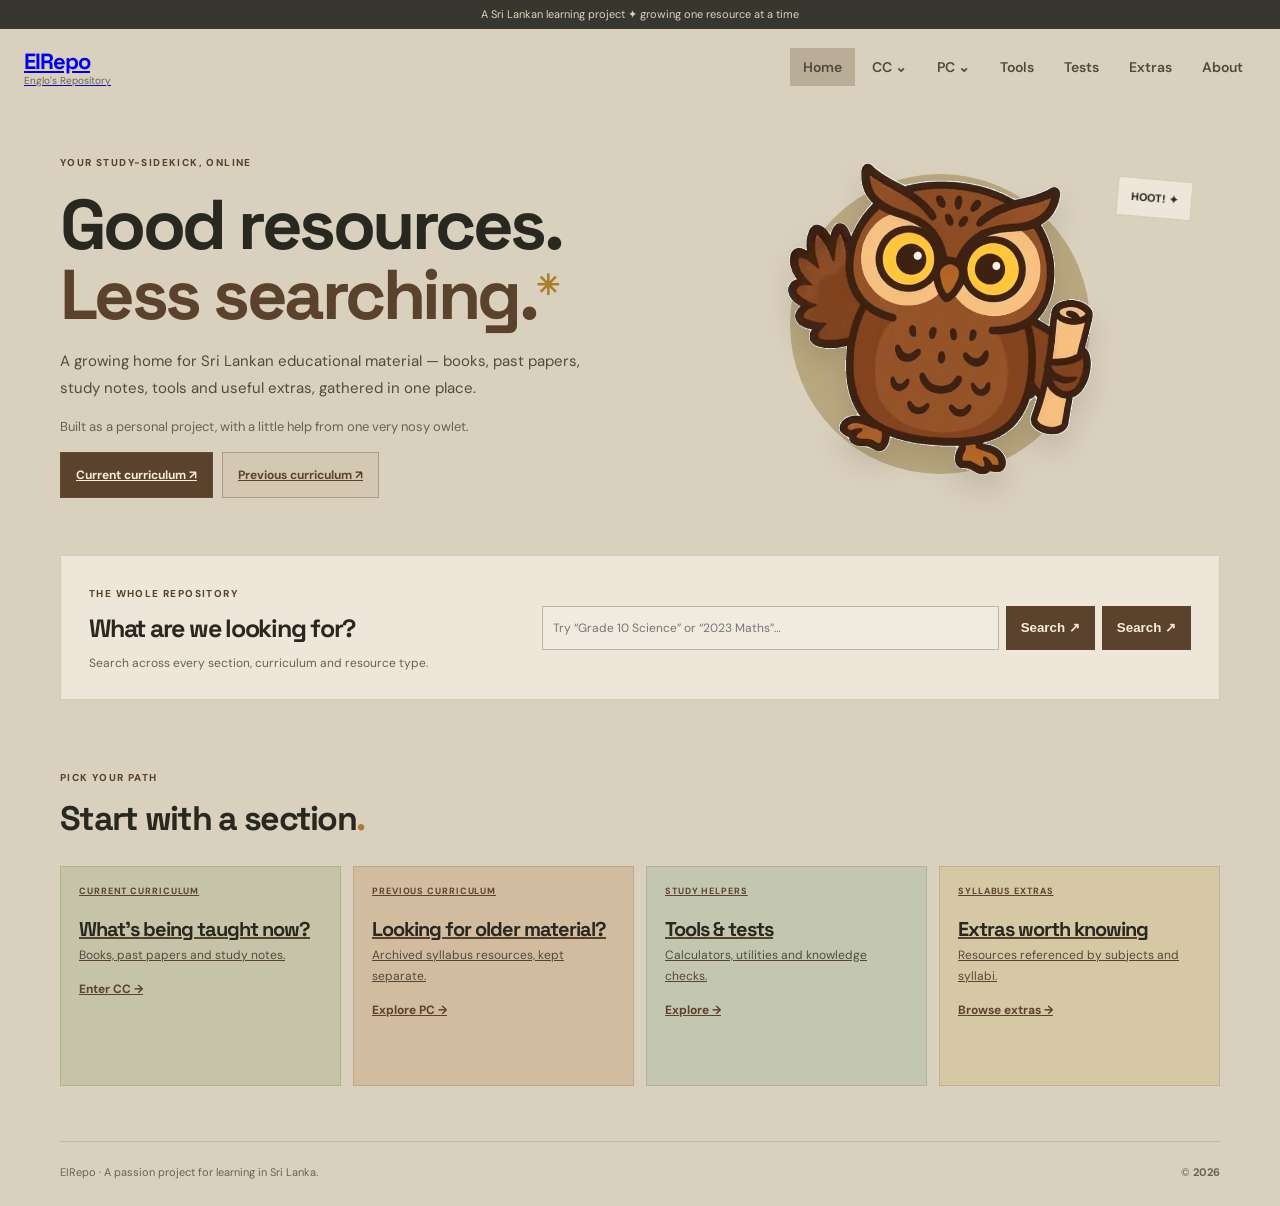
<file: index.html>
<!doctype html><html lang="en"><head><meta charset="utf-8"><meta name="viewport" content="width=device-width,initial-scale=1"><title>EIRepo — Englo's Repository</title><link rel="stylesheet" href="css/style.css"></head><body><div class="topline">A Sri Lankan learning project ✦ growing one resource at a time</div><header><a class="brand" href="index.html"><b>EIRepo</b><small>Englo's Repository</small></a><button class="hamb" aria-expanded="false">☰</button><nav><a class="active" href="index.html">Home</a><div class="navgroup"><button>CC ⌄</button><div class="drop"><a href="pages/cc/index.html">CC Home & Search</a><a href="pages/cc/books.html">Books</a><a href="pages/cc/past-papers.html">Past Papers</a><a href="pages/cc/notes.html">Notes / Self-study</a></div></div><div class="navgroup"><button>PC ⌄</button><div class="drop"><a href="pages/pc/index.html">PC Home & Search</a><a href="pages/pc/books.html">Books</a><a href="pages/pc/past-papers.html">Past Papers</a><a href="pages/pc/notes.html">Notes / Self-study</a></div></div><a href="pages/tools.html">Tools</a><a href="pages/tests.html">Tests</a><a href="pages/extras.html">Extras</a><a href="pages/about.html">About</a></nav></header><main><section class="hero shell"><div><label>YOUR STUDY-SIDEKICK, ONLINE</label><h1>Good resources.<br><em>Less searching.</em><sup>✳</sup></h1><p>A growing home for Sri Lankan educational material — books, past papers, study notes, tools and useful extras, gathered in one place.</p><p class="muted">Built as a personal project, with a little help from one very nosy owlet.</p><div class="actions"><a class="btn primary" href="pages/cc/index.html">Current curriculum ↗</a><a class="btn" href="pages/pc/index.html">Previous curriculum ↗</a></div></div><div class="owl"><div class="disc"></div><video autoplay muted playsinline loop poster="assets/englo-fallback.svg"><source src="assets/englo-wave.webm" type="video/webm"></video><img class="fallback" src="assets/englo-fallback.svg" alt="Englo the owlet"><span class="sticker">HOOT! ✦</span></div></section><section class="search shell"><div><label>THE WHOLE REPOSITORY</label><h2>What are we looking for?</h2><p>Search across every section, curriculum and resource type.</p></div><form action="pages/search.html"><input name="q" type="search" placeholder="Try “Grade 10 Science” or “2023 Maths”…"><button>Search ↗</button></form></section><section class="shell browse"><label>PICK YOUR PATH</label><h2>Start with a section<span>.</span></h2><div class="cards"><a href="pages/cc/index.html"><label>CURRENT CURRICULUM</label><h3>What's being taught now?</h3><p>Books, past papers and study notes.</p>Enter CC →</a><a href="pages/pc/index.html"><label>PREVIOUS CURRICULUM</label><h3>Looking for older material?</h3><p>Archived syllabus resources, kept separate.</p>Explore PC →</a><a href="pages/tools.html"><label>STUDY HELPERS</label><h3>Tools & tests</h3><p>Calculators, utilities and knowledge checks.</p>Explore →</a><a href="pages/extras.html"><label>SYLLABUS EXTRAS</label><h3>Extras worth knowing</h3><p>Resources referenced by subjects and syllabi.</p>Browse extras →</a></div></section></main><footer class="shell">EIRepo · A passion project for learning in Sri Lanka. <span>© <b data-year></b></span></footer><script src="js/app.js"></script></body></html>
</file>
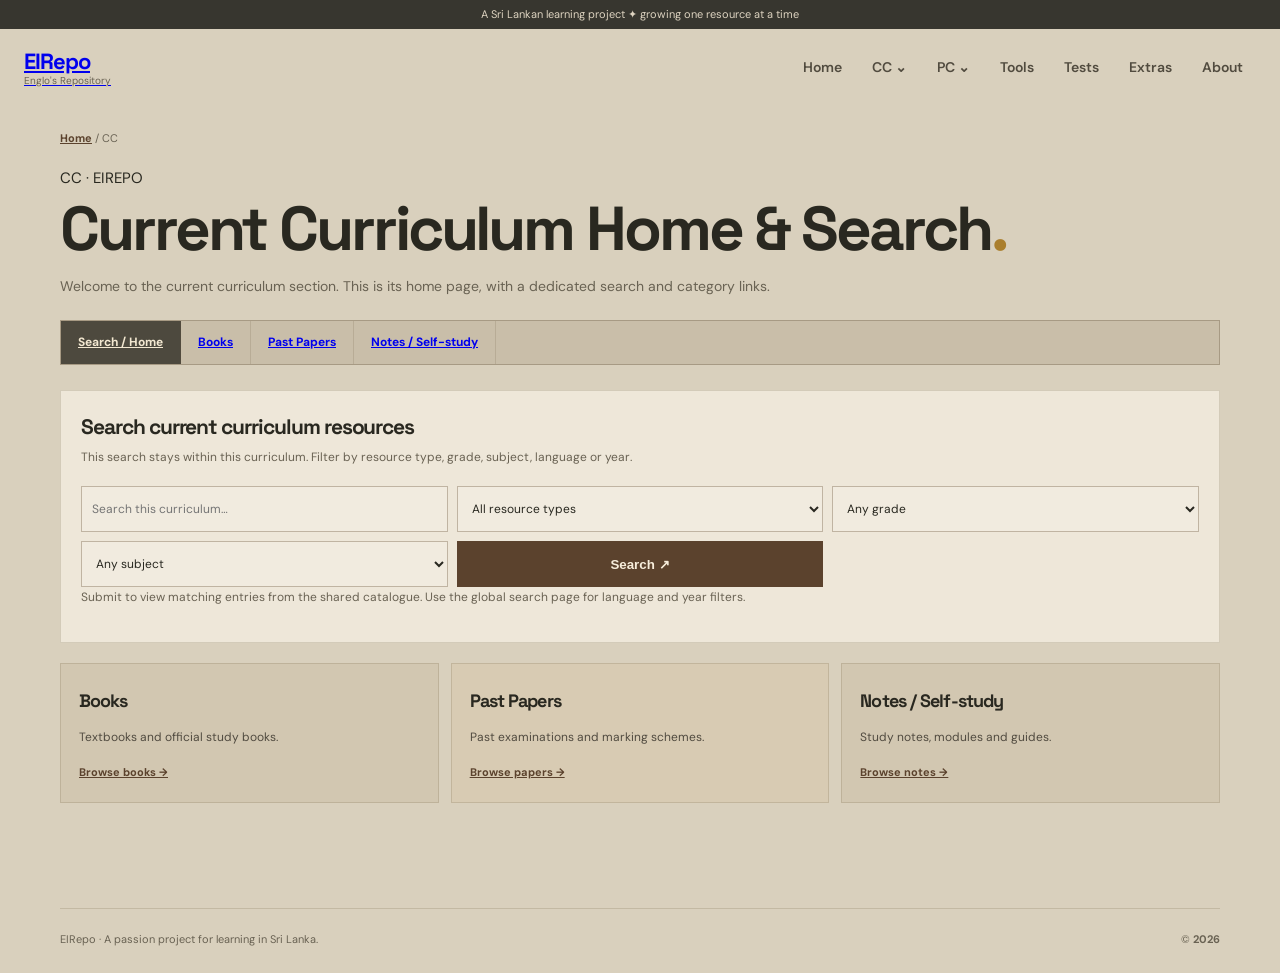
<file: pages/cc/index.html>
<!doctype html><html><head><meta charset="utf-8"><meta name="viewport" content="width=device-width,initial-scale=1"><title>Current Curriculum Home & Search — EIRepo</title><link rel="stylesheet" href="../../css/style.css"></head><body><div class="topline">A Sri Lankan learning project ✦ growing one resource at a time</div><header><a class="brand" href="/index.html"><b>EIRepo</b><small>Englo's Repository</small></a><button class="hamb" aria-expanded="false">☰</button><nav><a href="/index.html">Home</a><div class="navgroup"><button>CC ⌄</button><div class="drop"><a href="/pages/cc/index.html">CC Home & Search</a><a href="/pages/cc/books.html">Books</a><a href="/pages/cc/past-papers.html">Past Papers</a><a href="/pages/cc/notes.html">Notes</a></div></div><div class="navgroup"><button>PC ⌄</button><div class="drop"><a href="/pages/pc/index.html">PC Home & Search</a><a href="/pages/pc/books.html">Books</a><a href="/pages/pc/past-papers.html">Past Papers</a><a href="/pages/pc/notes.html">Notes</a></div></div><a href="/pages/tools.html">Tools</a><a href="/pages/tests.html">Tests</a><a href="/pages/extras.html">Extras</a><a href="/pages/about.html">About</a></nav></header><main class="shell page"><div class="crumb"><a href="/index.html">Home</a> / CC</div><label>CC · EIREPO</label><h1>Current Curriculum Home & Search<span style="color:var(--gold)">.</span></h1><p class="intro">Welcome to the current curriculum section. This is its home page, with a dedicated search and category links.</p><div class="subnav"><a class="active" href="index.html">Search / Home</a><a class="" href="books.html">Books</a><a class="" href="past-papers.html">Past Papers</a><a class="" href="notes.html">Notes / Self-study</a></div><section class="panel"><h2>Search current curriculum resources</h2><p>This search stays within this curriculum. Filter by resource type, grade, subject, language or year.</p><form class="filters" action="../search.html"><input type="hidden" name="curriculum" value="CC"><input name="q" placeholder="Search this curriculum…" type="search"><select name="type"><option value="">All resource types</option><option value="book">Books</option><option value="past-paper">Past papers</option><option value="notes">Notes / self-study</option></select><select name="grade"><option value="">Any grade</option><option>1</option><option>2</option><option>3</option><option>4</option><option>5</option><option>6</option><option>7</option><option>8</option><option>9</option><option>10</option><option>11</option><option>12</option><option>13</option></select><select name="subject"><option value="">Any subject</option><option>Mathematics</option><option>Science</option><option>English</option><option>History</option></select></form><p class="note">Submit to view matching entries from the shared catalogue. Use the global search page for language and year filters.</p></section><div class="tiles"><article class="tile"><h3>Books</h3><p>Textbooks and official study books.</p><a href="books.html">Browse books →</a></article><article class="tile"><h3>Past Papers</h3><p>Past examinations and marking schemes.</p><a href="past-papers.html">Browse papers →</a></article><article class="tile"><h3>Notes / Self-study</h3><p>Study notes, modules and guides.</p><a href="notes.html">Browse notes →</a></article></div></main><footer class="shell">EIRepo · A passion project for learning in Sri Lanka. <span>© <b data-year></b></span></footer><script src="../../js/app.js"></script></body></html>
</file>
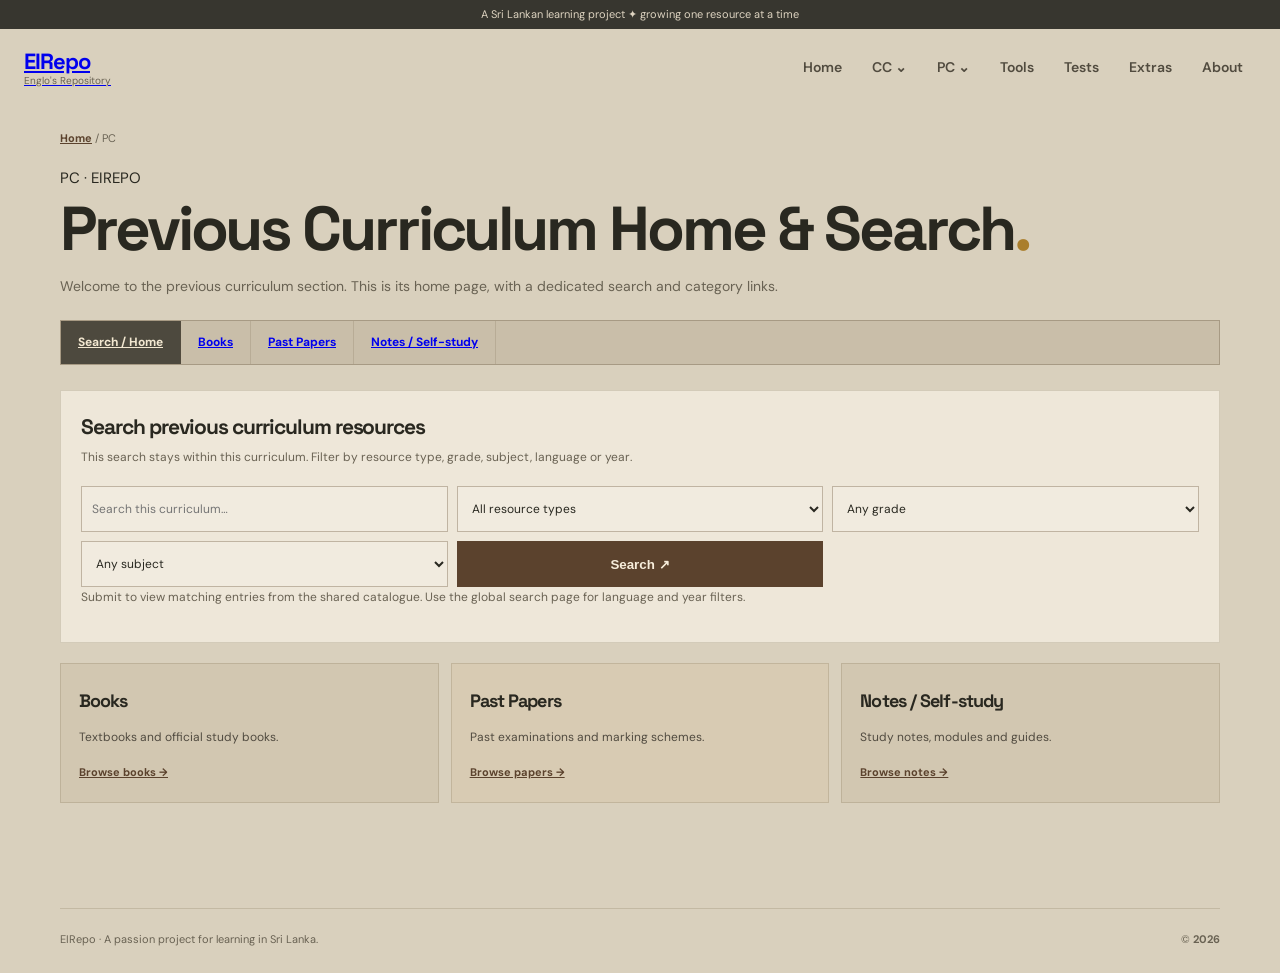
<file: pages/pc/index.html>
<!doctype html><html><head><meta charset="utf-8"><meta name="viewport" content="width=device-width,initial-scale=1"><title>Previous Curriculum Home & Search — EIRepo</title><link rel="stylesheet" href="../../css/style.css"></head><body><div class="topline">A Sri Lankan learning project ✦ growing one resource at a time</div><header><a class="brand" href="/index.html"><b>EIRepo</b><small>Englo's Repository</small></a><button class="hamb" aria-expanded="false">☰</button><nav><a href="/index.html">Home</a><div class="navgroup"><button>CC ⌄</button><div class="drop"><a href="/pages/cc/index.html">CC Home & Search</a><a href="/pages/cc/books.html">Books</a><a href="/pages/cc/past-papers.html">Past Papers</a><a href="/pages/cc/notes.html">Notes</a></div></div><div class="navgroup"><button>PC ⌄</button><div class="drop"><a href="/pages/pc/index.html">PC Home & Search</a><a href="/pages/pc/books.html">Books</a><a href="/pages/pc/past-papers.html">Past Papers</a><a href="/pages/pc/notes.html">Notes</a></div></div><a href="/pages/tools.html">Tools</a><a href="/pages/tests.html">Tests</a><a href="/pages/extras.html">Extras</a><a href="/pages/about.html">About</a></nav></header><main class="shell page"><div class="crumb"><a href="/index.html">Home</a> / PC</div><label>PC · EIREPO</label><h1>Previous Curriculum Home & Search<span style="color:var(--gold)">.</span></h1><p class="intro">Welcome to the previous curriculum section. This is its home page, with a dedicated search and category links.</p><div class="subnav"><a class="active" href="index.html">Search / Home</a><a class="" href="books.html">Books</a><a class="" href="past-papers.html">Past Papers</a><a class="" href="notes.html">Notes / Self-study</a></div><section class="panel"><h2>Search previous curriculum resources</h2><p>This search stays within this curriculum. Filter by resource type, grade, subject, language or year.</p><form class="filters" action="../search.html"><input type="hidden" name="curriculum" value="PC"><input name="q" placeholder="Search this curriculum…" type="search"><select name="type"><option value="">All resource types</option><option value="book">Books</option><option value="past-paper">Past papers</option><option value="notes">Notes / self-study</option></select><select name="grade"><option value="">Any grade</option><option>1</option><option>2</option><option>3</option><option>4</option><option>5</option><option>6</option><option>7</option><option>8</option><option>9</option><option>10</option><option>11</option><option>12</option><option>13</option></select><select name="subject"><option value="">Any subject</option><option>Mathematics</option><option>Science</option><option>English</option><option>History</option></select></form><p class="note">Submit to view matching entries from the shared catalogue. Use the global search page for language and year filters.</p></section><div class="tiles"><article class="tile"><h3>Books</h3><p>Textbooks and official study books.</p><a href="books.html">Browse books →</a></article><article class="tile"><h3>Past Papers</h3><p>Past examinations and marking schemes.</p><a href="past-papers.html">Browse papers →</a></article><article class="tile"><h3>Notes / Self-study</h3><p>Study notes, modules and guides.</p><a href="notes.html">Browse notes →</a></article></div></main><footer class="shell">EIRepo · A passion project for learning in Sri Lanka. <span>© <b data-year></b></span></footer><script src="../../js/app.js"></script></body></html>
</file>
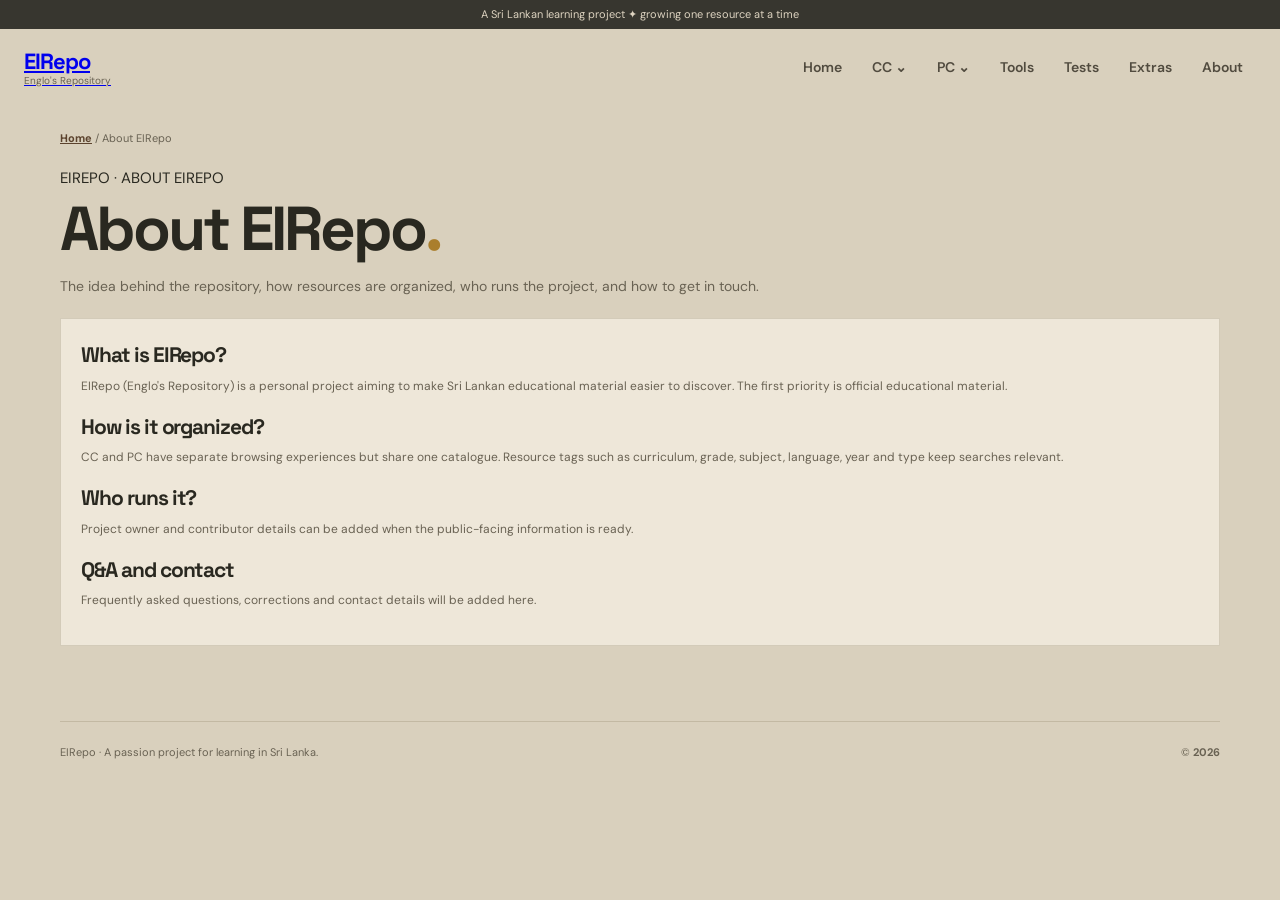
<file: pages/about.html>
<!doctype html><html><head><meta charset="utf-8"><meta name="viewport" content="width=device-width,initial-scale=1"><title>About EIRepo — EIRepo</title><link rel="stylesheet" href="../../css/style.css"></head><body><div class="topline">A Sri Lankan learning project ✦ growing one resource at a time</div><header><a class="brand" href="/index.html"><b>EIRepo</b><small>Englo's Repository</small></a><button class="hamb" aria-expanded="false">☰</button><nav><a href="/index.html">Home</a><div class="navgroup"><button>CC ⌄</button><div class="drop"><a href="/pages/cc/index.html">CC Home & Search</a><a href="/pages/cc/books.html">Books</a><a href="/pages/cc/past-papers.html">Past Papers</a><a href="/pages/cc/notes.html">Notes</a></div></div><div class="navgroup"><button>PC ⌄</button><div class="drop"><a href="/pages/pc/index.html">PC Home & Search</a><a href="/pages/pc/books.html">Books</a><a href="/pages/pc/past-papers.html">Past Papers</a><a href="/pages/pc/notes.html">Notes</a></div></div><a href="/pages/tools.html">Tools</a><a href="/pages/tests.html">Tests</a><a href="/pages/extras.html">Extras</a><a href="/pages/about.html">About</a></nav></header><main class="shell page"><div class="crumb"><a href="/index.html">Home</a> / About EIRepo</div><label>EIREPO · ABOUT EIREPO</label><h1>About EIRepo<span style="color:var(--gold)">.</span></h1><p class="intro">The idea behind the repository, how resources are organized, who runs the project, and how to get in touch.</p><section class="panel"><h2>What is EIRepo?</h2><p>EIRepo (Englo's Repository) is a personal project aiming to make Sri Lankan educational material easier to discover. The first priority is official educational material.</p><h2>How is it organized?</h2><p>CC and PC have separate browsing experiences but share one catalogue. Resource tags such as curriculum, grade, subject, language, year and type keep searches relevant.</p><h2>Who runs it?</h2><p>Project owner and contributor details can be added when the public-facing information is ready.</p><h2>Q&A and contact</h2><p>Frequently asked questions, corrections and contact details will be added here.</p></section></main><footer class="shell">EIRepo · A passion project for learning in Sri Lanka. <span>© <b data-year></b></span></footer><script src="../../js/app.js"></script></body></html>
</file>
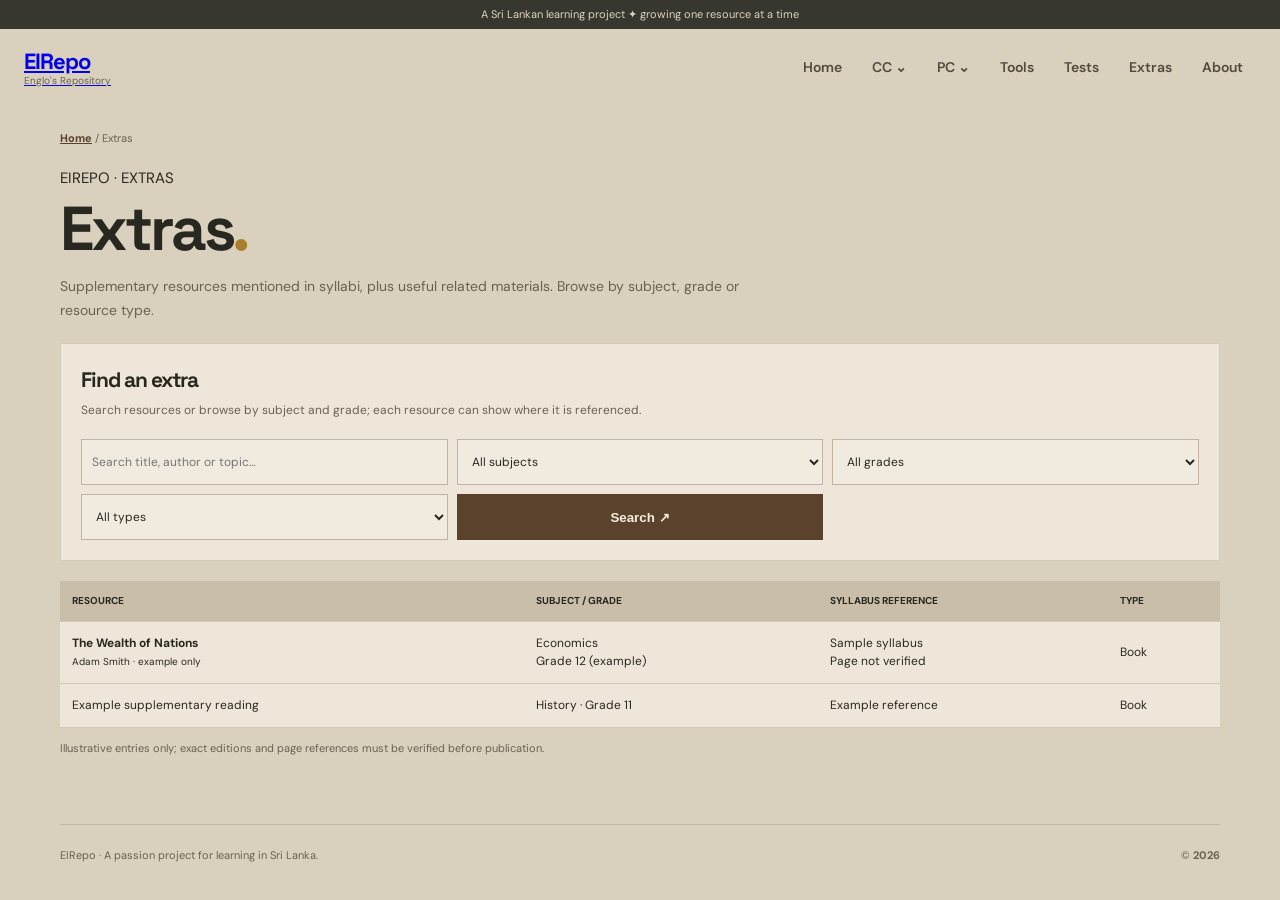
<file: pages/extras.html>
<!doctype html><html><head><meta charset="utf-8"><meta name="viewport" content="width=device-width,initial-scale=1"><title>Extras — EIRepo</title><link rel="stylesheet" href="../../css/style.css"></head><body><div class="topline">A Sri Lankan learning project ✦ growing one resource at a time</div><header><a class="brand" href="/index.html"><b>EIRepo</b><small>Englo's Repository</small></a><button class="hamb" aria-expanded="false">☰</button><nav><a href="/index.html">Home</a><div class="navgroup"><button>CC ⌄</button><div class="drop"><a href="/pages/cc/index.html">CC Home & Search</a><a href="/pages/cc/books.html">Books</a><a href="/pages/cc/past-papers.html">Past Papers</a><a href="/pages/cc/notes.html">Notes</a></div></div><div class="navgroup"><button>PC ⌄</button><div class="drop"><a href="/pages/pc/index.html">PC Home & Search</a><a href="/pages/pc/books.html">Books</a><a href="/pages/pc/past-papers.html">Past Papers</a><a href="/pages/pc/notes.html">Notes</a></div></div><a href="/pages/tools.html">Tools</a><a href="/pages/tests.html">Tests</a><a href="/pages/extras.html">Extras</a><a href="/pages/about.html">About</a></nav></header><main class="shell page"><div class="crumb"><a href="/index.html">Home</a> / Extras</div><label>EIREPO · EXTRAS</label><h1>Extras<span style="color:var(--gold)">.</span></h1><p class="intro">Supplementary resources mentioned in syllabi, plus useful related materials. Browse by subject, grade or resource type.</p><section class="panel"><h2>Find an extra</h2><p>Search resources or browse by subject and grade; each resource can show where it is referenced.</p><form class="filters"><input placeholder="Search title, author or topic…" type="search"><select><option>All subjects</option><option>Economics</option><option>History</option><option>English</option></select><select><option>All grades</option><option>10</option><option>11</option><option>12</option><option>13</option></select><select><option>All types</option><option>Book</option><option>Article</option><option>Website</option></select></form></section><div class="tablewrap"><table class="table"><thead><tr><th>Resource</th><th>Subject / grade</th><th>Syllabus reference</th><th>Type</th></tr></thead><tbody><tr><td><b>The Wealth of Nations</b><br><small>Adam Smith · example only</small></td><td>Economics<br>Grade 12 (example)</td><td>Sample syllabus<br>Page not verified</td><td>Book</td></tr><tr><td>Example supplementary reading</td><td>History · Grade 11</td><td>Example reference</td><td>Book</td></tr></tbody></table></div><p class="note">Illustrative entries only; exact editions and page references must be verified before publication.</p></main><footer class="shell">EIRepo · A passion project for learning in Sri Lanka. <span>© <b data-year></b></span></footer><script src="../../js/app.js"></script></body></html>
</file>
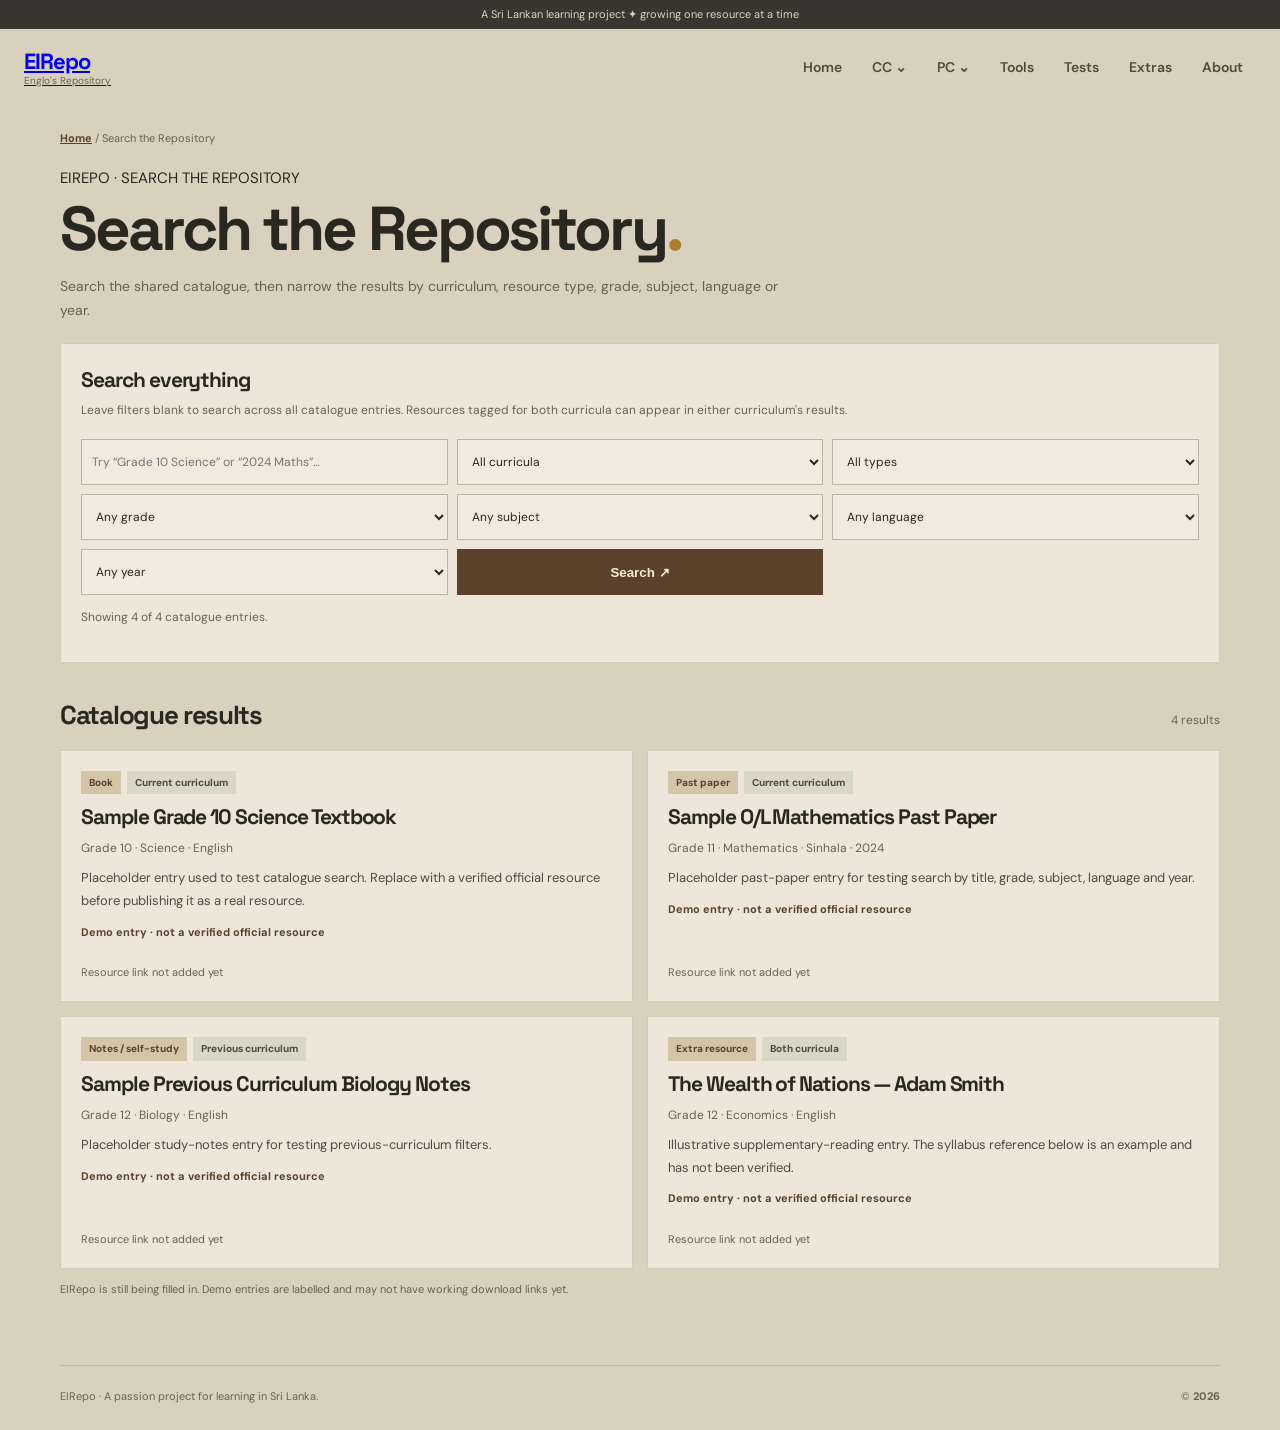
<file: pages/search.html>
<!doctype html>
<html lang="en">
<head>
  <meta charset="utf-8">
  <meta name="viewport" content="width=device-width,initial-scale=1">
  <title>Search the Repository — EIRepo</title>
  <link rel="stylesheet" href="../../css/style.css">
</head>
<body>
  <div class="topline">A Sri Lankan learning project ✦ growing one resource at a time</div>
  <header>
    <a class="brand" href="/index.html"><b>EIRepo</b><small>Englo's Repository</small></a>
    <button class="hamb" aria-expanded="false" aria-label="Toggle navigation">☰</button>
    <nav>
      <a href="/index.html">Home</a>
      <div class="navgroup"><button type="button">CC ⌄</button><div class="drop"><a href="/pages/cc/index.html">CC Home & Search</a><a href="/pages/cc/books.html">Books</a><a href="/pages/cc/past-papers.html">Past Papers</a><a href="/pages/cc/notes.html">Notes</a></div></div>
      <div class="navgroup"><button type="button">PC ⌄</button><div class="drop"><a href="/pages/pc/index.html">PC Home & Search</a><a href="/pages/pc/books.html">Books</a><a href="/pages/pc/past-papers.html">Past Papers</a><a href="/pages/pc/notes.html">Notes</a></div></div>
      <a href="/pages/tools.html">Tools</a><a href="/pages/tests.html">Tests</a><a href="/pages/extras.html">Extras</a><a href="/pages/about.html">About</a>
    </nav>
  </header>
  <main class="shell page">
    <div class="crumb"><a href="/index.html">Home</a> / Search the Repository</div>
    <label>EIREPO · SEARCH THE REPOSITORY</label>
    <h1>Search the Repository<span style="color:var(--gold)">.</span></h1>
    <p class="intro">Search the shared catalogue, then narrow the results by curriculum, resource type, grade, subject, language or year.</p>
    <section class="panel">
      <h2>Search everything</h2>
      <p>Leave filters blank to search across all catalogue entries. Resources tagged for both curricula can appear in either curriculum's results.</p>
      <form class="filters" action="search.html" method="get" id="catalogue-search-form">
        <input name="q" id="q" type="search" placeholder="Try “Grade 10 Science” or “2024 Maths”…" aria-label="Search titles and resource details">
        <select name="curriculum" aria-label="Curriculum"><option value="">All curricula</option><option value="CC">Current curriculum (CC)</option><option value="PC">Previous curriculum (PC)</option></select>
        <select name="type" aria-label="Resource type"><option value="">All types</option><option value="book">Books</option><option value="past-paper">Past papers</option><option value="notes">Notes / self-study</option><option value="extra">Extras</option><option value="tool">Tools</option><option value="test">Tests</option></select>
        <select name="grade" aria-label="Grade"><option value="">Any grade</option></select>
        <select name="subject" aria-label="Subject"><option value="">Any subject</option></select>
        <select name="language" aria-label="Language"><option value="">Any language</option><option value="Sinhala">Sinhala</option><option value="Tamil">Tamil</option><option value="English">English</option></select>
        <select name="year" aria-label="Year"><option value="">Any year</option></select>
        <button type="submit">Search ↗</button>
      </form>
      <p class="note" id="search-status" role="status" aria-live="polite">Loading the catalogue…</p>
    </section>
    <section class="catalogue-section" aria-labelledby="results-heading">
      <div class="results-heading"><h2 id="results-heading">Catalogue results</h2><span id="results-count" class="muted"></span></div>
      <div id="catalogue-results" class="resource-grid" aria-live="polite"></div>
    </section>
    <p class="note">EIRepo is still being filled in. Demo entries are labelled and may not have working download links yet.</p>
  </main>
  <footer class="shell">EIRepo · A passion project for learning in Sri Lanka. <span>© <b data-year></b></span></footer>
  <script src="../../js/app.js"></script>
  <script src="../../js/search.js"></script>
</body>
</html>
</file>
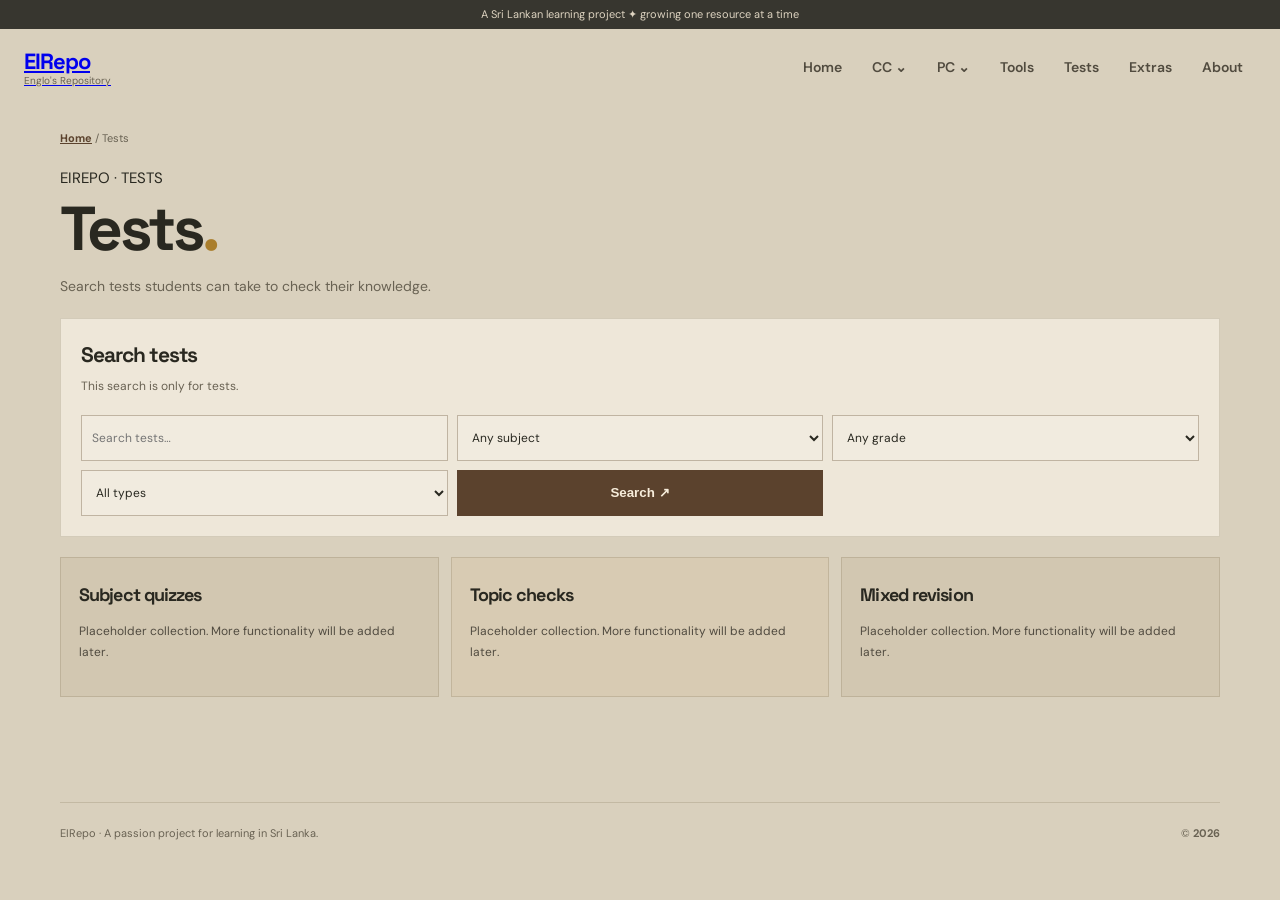
<file: pages/tests.html>
<!doctype html><html><head><meta charset="utf-8"><meta name="viewport" content="width=device-width,initial-scale=1"><title>Tests — EIRepo</title><link rel="stylesheet" href="../../css/style.css"></head><body><div class="topline">A Sri Lankan learning project ✦ growing one resource at a time</div><header><a class="brand" href="/index.html"><b>EIRepo</b><small>Englo's Repository</small></a><button class="hamb" aria-expanded="false">☰</button><nav><a href="/index.html">Home</a><div class="navgroup"><button>CC ⌄</button><div class="drop"><a href="/pages/cc/index.html">CC Home & Search</a><a href="/pages/cc/books.html">Books</a><a href="/pages/cc/past-papers.html">Past Papers</a><a href="/pages/cc/notes.html">Notes</a></div></div><div class="navgroup"><button>PC ⌄</button><div class="drop"><a href="/pages/pc/index.html">PC Home & Search</a><a href="/pages/pc/books.html">Books</a><a href="/pages/pc/past-papers.html">Past Papers</a><a href="/pages/pc/notes.html">Notes</a></div></div><a href="/pages/tools.html">Tools</a><a href="/pages/tests.html">Tests</a><a href="/pages/extras.html">Extras</a><a href="/pages/about.html">About</a></nav></header><main class="shell page"><div class="crumb"><a href="/index.html">Home</a> / Tests</div><label>EIREPO · TESTS</label><h1>Tests<span style="color:var(--gold)">.</span></h1><p class="intro">Search tests students can take to check their knowledge.</p><section class="panel"><h2>Search tests</h2><p>This search is only for tests.</p><form class="filters"><input name="q" placeholder="Search tests…" type="search"><select><option>Any subject</option><option>Mathematics</option><option>Science</option></select><select><option>Any grade</option><option>1</option><option>2</option><option>3</option><option>4</option><option>5</option><option>6</option><option>7</option><option>8</option><option>9</option><option>10</option><option>11</option><option>12</option><option>13</option></select><select><option>All types</option><option>Subject quizzes</option><option>Topic checks</option><option>Mixed revision</option></select></form></section><div class="tiles"><article class="tile"><h3>Subject quizzes</h3><p>Placeholder collection. More functionality will be added later.</p></article><article class="tile"><h3>Topic checks</h3><p>Placeholder collection. More functionality will be added later.</p></article><article class="tile"><h3>Mixed revision</h3><p>Placeholder collection. More functionality will be added later.</p></article></div></main><footer class="shell">EIRepo · A passion project for learning in Sri Lanka. <span>© <b data-year></b></span></footer><script src="../../js/app.js"></script></body></html>
</file>
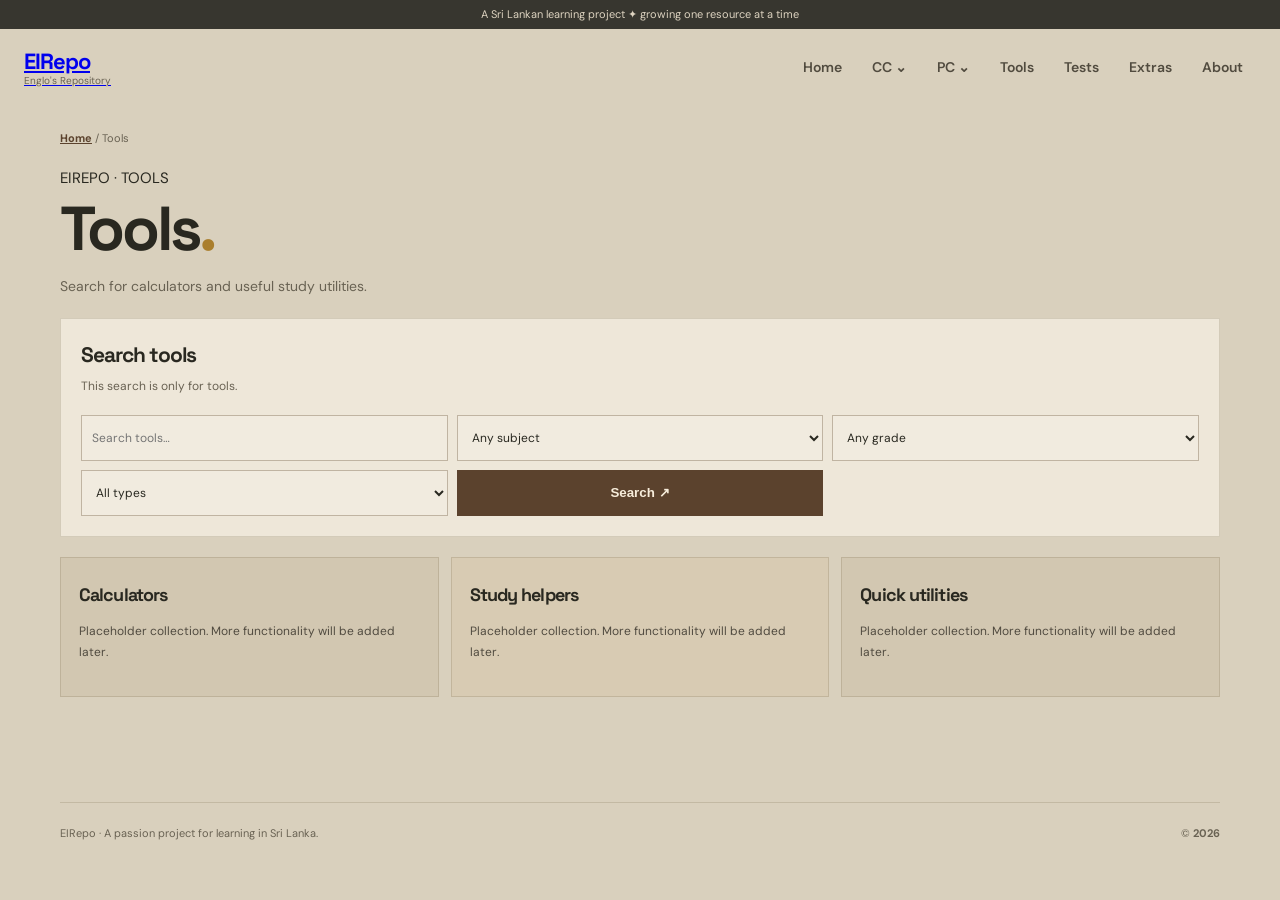
<file: pages/tools.html>
<!doctype html><html><head><meta charset="utf-8"><meta name="viewport" content="width=device-width,initial-scale=1"><title>Tools — EIRepo</title><link rel="stylesheet" href="../../css/style.css"></head><body><div class="topline">A Sri Lankan learning project ✦ growing one resource at a time</div><header><a class="brand" href="/index.html"><b>EIRepo</b><small>Englo's Repository</small></a><button class="hamb" aria-expanded="false">☰</button><nav><a href="/index.html">Home</a><div class="navgroup"><button>CC ⌄</button><div class="drop"><a href="/pages/cc/index.html">CC Home & Search</a><a href="/pages/cc/books.html">Books</a><a href="/pages/cc/past-papers.html">Past Papers</a><a href="/pages/cc/notes.html">Notes</a></div></div><div class="navgroup"><button>PC ⌄</button><div class="drop"><a href="/pages/pc/index.html">PC Home & Search</a><a href="/pages/pc/books.html">Books</a><a href="/pages/pc/past-papers.html">Past Papers</a><a href="/pages/pc/notes.html">Notes</a></div></div><a href="/pages/tools.html">Tools</a><a href="/pages/tests.html">Tests</a><a href="/pages/extras.html">Extras</a><a href="/pages/about.html">About</a></nav></header><main class="shell page"><div class="crumb"><a href="/index.html">Home</a> / Tools</div><label>EIREPO · TOOLS</label><h1>Tools<span style="color:var(--gold)">.</span></h1><p class="intro">Search for calculators and useful study utilities.</p><section class="panel"><h2>Search tools</h2><p>This search is only for tools.</p><form class="filters"><input name="q" placeholder="Search tools…" type="search"><select><option>Any subject</option><option>Mathematics</option><option>Science</option></select><select><option>Any grade</option><option>1</option><option>2</option><option>3</option><option>4</option><option>5</option><option>6</option><option>7</option><option>8</option><option>9</option><option>10</option><option>11</option><option>12</option><option>13</option></select><select><option>All types</option><option>Calculators</option><option>Study helpers</option><option>Quick utilities</option></select></form></section><div class="tiles"><article class="tile"><h3>Calculators</h3><p>Placeholder collection. More functionality will be added later.</p></article><article class="tile"><h3>Study helpers</h3><p>Placeholder collection. More functionality will be added later.</p></article><article class="tile"><h3>Quick utilities</h3><p>Placeholder collection. More functionality will be added later.</p></article></div></main><footer class="shell">EIRepo · A passion project for learning in Sri Lanka. <span>© <b data-year></b></span></footer><script src="../../js/app.js"></script></body></html>
</file>
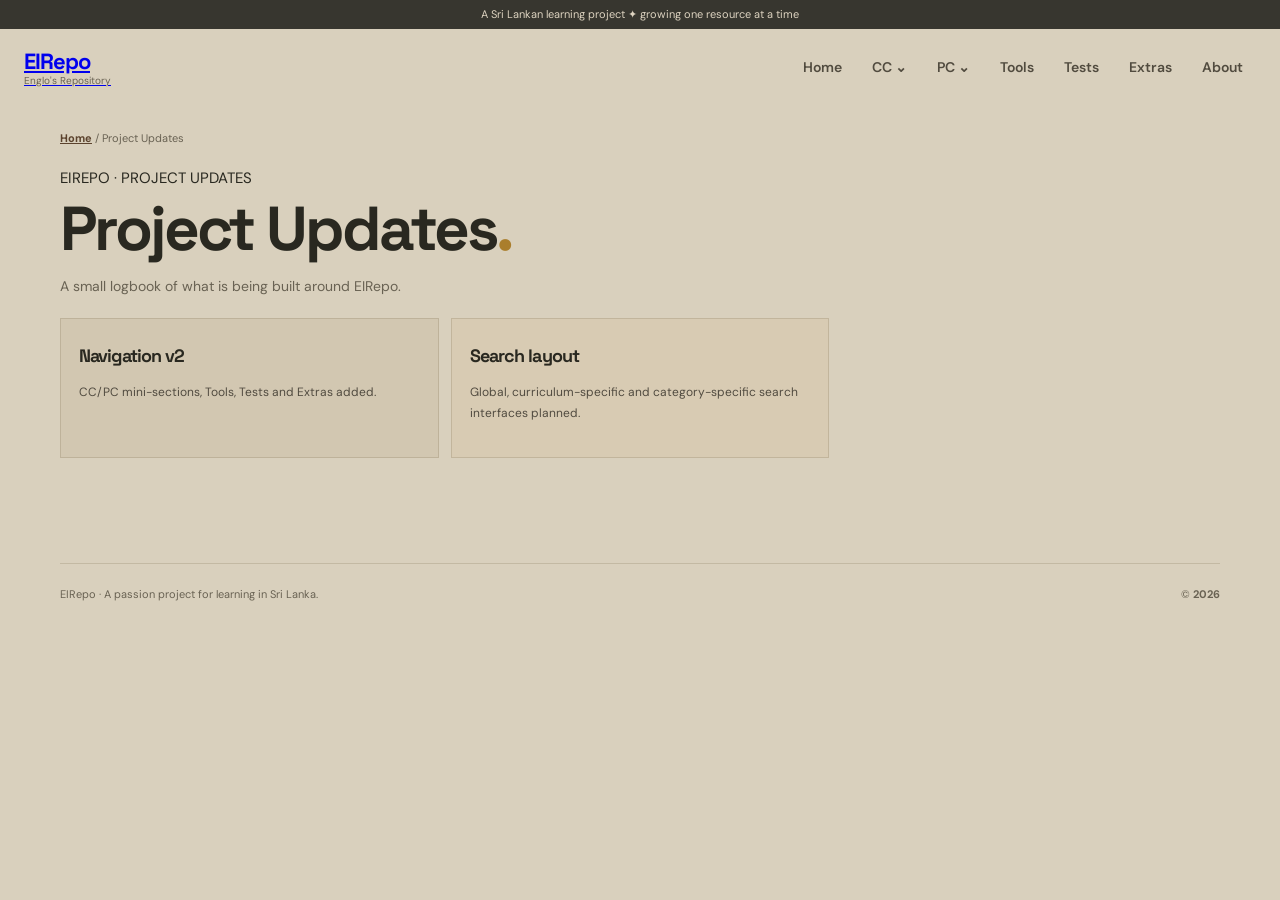
<file: pages/updates.html>
<!doctype html><html><head><meta charset="utf-8"><meta name="viewport" content="width=device-width,initial-scale=1"><title>Project Updates — EIRepo</title><link rel="stylesheet" href="../../css/style.css"></head><body><div class="topline">A Sri Lankan learning project ✦ growing one resource at a time</div><header><a class="brand" href="/index.html"><b>EIRepo</b><small>Englo's Repository</small></a><button class="hamb" aria-expanded="false">☰</button><nav><a href="/index.html">Home</a><div class="navgroup"><button>CC ⌄</button><div class="drop"><a href="/pages/cc/index.html">CC Home & Search</a><a href="/pages/cc/books.html">Books</a><a href="/pages/cc/past-papers.html">Past Papers</a><a href="/pages/cc/notes.html">Notes</a></div></div><div class="navgroup"><button>PC ⌄</button><div class="drop"><a href="/pages/pc/index.html">PC Home & Search</a><a href="/pages/pc/books.html">Books</a><a href="/pages/pc/past-papers.html">Past Papers</a><a href="/pages/pc/notes.html">Notes</a></div></div><a href="/pages/tools.html">Tools</a><a href="/pages/tests.html">Tests</a><a href="/pages/extras.html">Extras</a><a href="/pages/about.html">About</a></nav></header><main class="shell page"><div class="crumb"><a href="/index.html">Home</a> / Project Updates</div><label>EIREPO · PROJECT UPDATES</label><h1>Project Updates<span style="color:var(--gold)">.</span></h1><p class="intro">A small logbook of what is being built around EIRepo.</p><div class="tiles"><article class="tile"><h3>Navigation v2</h3><p>CC/PC mini-sections, Tools, Tests and Extras added.</p></article><article class="tile"><h3>Search layout</h3><p>Global, curriculum-specific and category-specific search interfaces planned.</p></article></div></main><footer class="shell">EIRepo · A passion project for learning in Sri Lanka. <span>© <b data-year></b></span></footer><script src="../../js/app.js"></script></body></html>
</file>
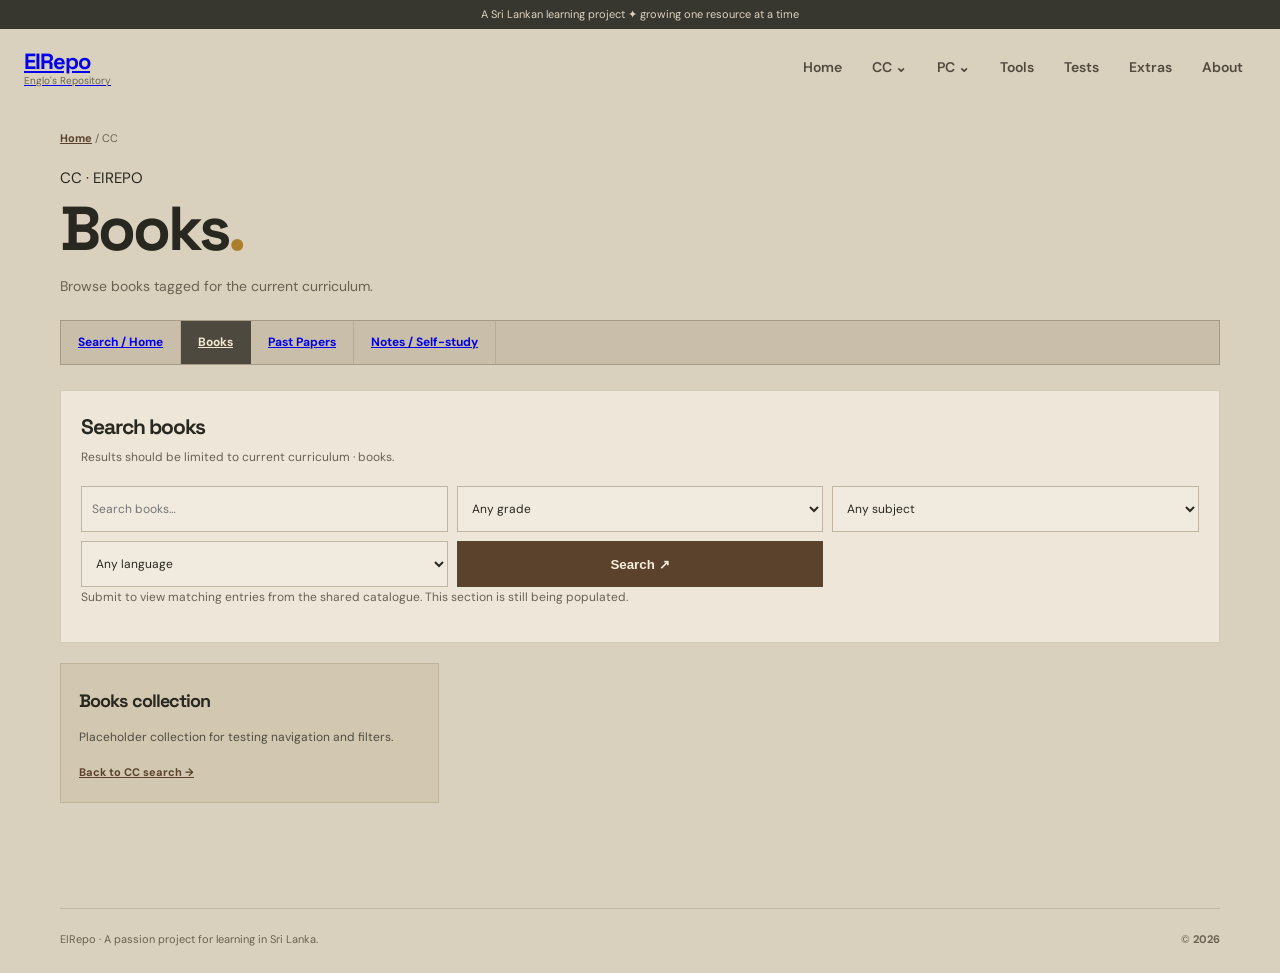
<file: pages/cc/books.html>
<!doctype html><html><head><meta charset="utf-8"><meta name="viewport" content="width=device-width,initial-scale=1"><title>Books — EIRepo</title><link rel="stylesheet" href="../../css/style.css"></head><body><div class="topline">A Sri Lankan learning project ✦ growing one resource at a time</div><header><a class="brand" href="/index.html"><b>EIRepo</b><small>Englo's Repository</small></a><button class="hamb" aria-expanded="false">☰</button><nav><a href="/index.html">Home</a><div class="navgroup"><button>CC ⌄</button><div class="drop"><a href="/pages/cc/index.html">CC Home & Search</a><a href="/pages/cc/books.html">Books</a><a href="/pages/cc/past-papers.html">Past Papers</a><a href="/pages/cc/notes.html">Notes</a></div></div><div class="navgroup"><button>PC ⌄</button><div class="drop"><a href="/pages/pc/index.html">PC Home & Search</a><a href="/pages/pc/books.html">Books</a><a href="/pages/pc/past-papers.html">Past Papers</a><a href="/pages/pc/notes.html">Notes</a></div></div><a href="/pages/tools.html">Tools</a><a href="/pages/tests.html">Tests</a><a href="/pages/extras.html">Extras</a><a href="/pages/about.html">About</a></nav></header><main class="shell page"><div class="crumb"><a href="/index.html">Home</a> / CC</div><label>CC · EIREPO</label><h1>Books<span style="color:var(--gold)">.</span></h1><p class="intro">Browse books tagged for the current curriculum.</p><div class="subnav"><a class="" href="index.html">Search / Home</a><a class="active" href="books.html">Books</a><a class="" href="past-papers.html">Past Papers</a><a class="" href="notes.html">Notes / Self-study</a></div><section class="panel"><h2>Search books</h2><p>Results should be limited to current curriculum · books.</p><form class="filters" action="../search.html"><input type="hidden" name="curriculum" value="CC"><input type="hidden" name="type" value="book"><input name="q" type="search" placeholder="Search books…"><select name="grade"><option value="">Any grade</option><option>1</option><option>2</option><option>3</option><option>4</option><option>5</option><option>6</option><option>7</option><option>8</option><option>9</option><option>10</option><option>11</option><option>12</option><option>13</option></select><select name="subject"><option value="">Any subject</option><option>Mathematics</option><option>Science</option><option>English</option></select><select name="language"><option value="">Any language</option><option>Sinhala</option><option>Tamil</option><option>English</option></select></form><p class="note">Submit to view matching entries from the shared catalogue. This section is still being populated.</p></section><div class="tiles"><article class="tile"><h3>Books collection</h3><p>Placeholder collection for testing navigation and filters.</p><a href="index.html">Back to CC search →</a></article></div></main><footer class="shell">EIRepo · A passion project for learning in Sri Lanka. <span>© <b data-year></b></span></footer><script src="../../js/app.js"></script></body></html>
</file>
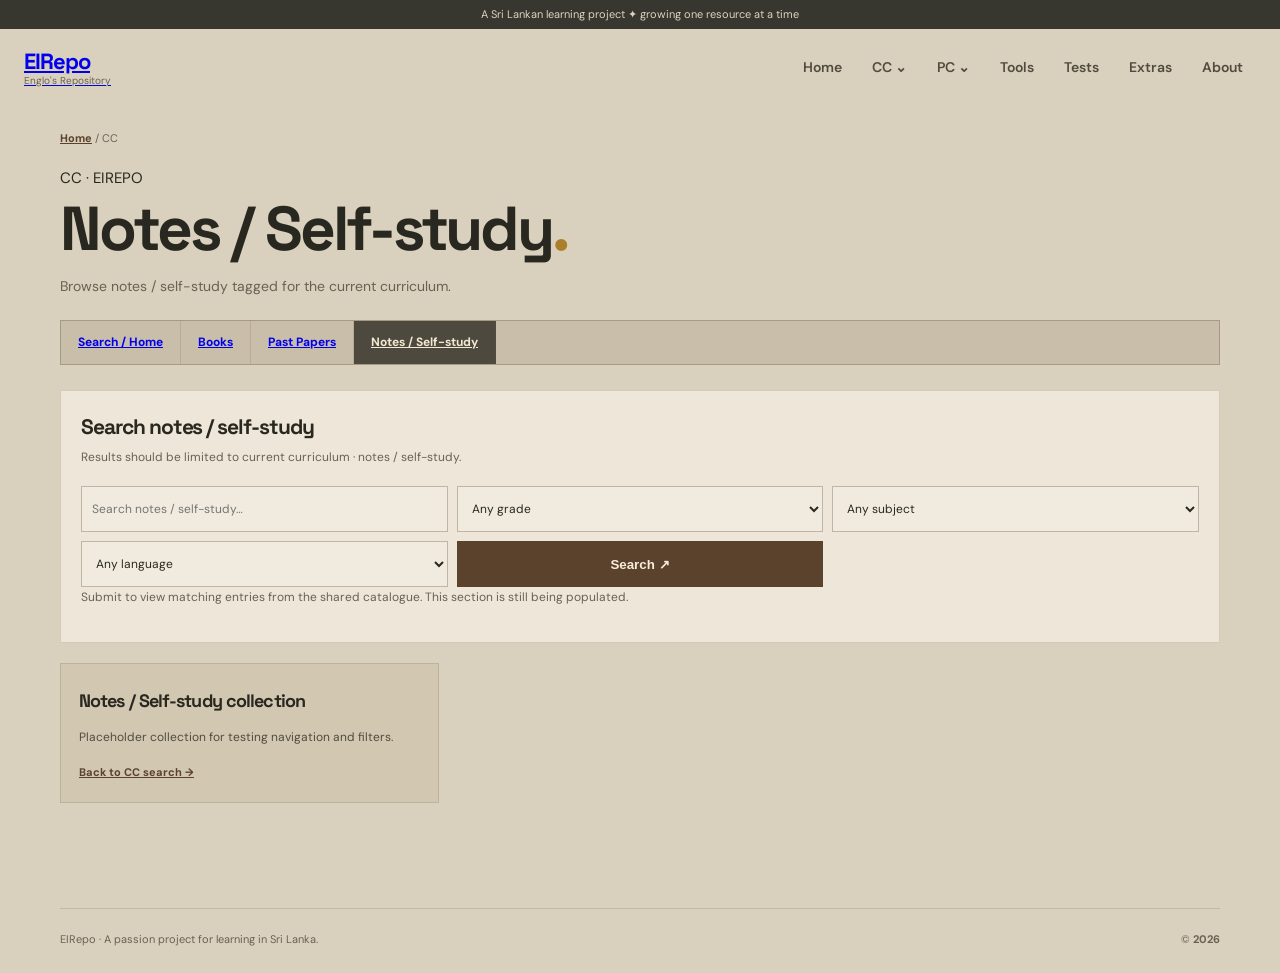
<file: pages/cc/notes.html>
<!doctype html><html><head><meta charset="utf-8"><meta name="viewport" content="width=device-width,initial-scale=1"><title>Notes / Self-study — EIRepo</title><link rel="stylesheet" href="../../css/style.css"></head><body><div class="topline">A Sri Lankan learning project ✦ growing one resource at a time</div><header><a class="brand" href="/index.html"><b>EIRepo</b><small>Englo's Repository</small></a><button class="hamb" aria-expanded="false">☰</button><nav><a href="/index.html">Home</a><div class="navgroup"><button>CC ⌄</button><div class="drop"><a href="/pages/cc/index.html">CC Home & Search</a><a href="/pages/cc/books.html">Books</a><a href="/pages/cc/past-papers.html">Past Papers</a><a href="/pages/cc/notes.html">Notes</a></div></div><div class="navgroup"><button>PC ⌄</button><div class="drop"><a href="/pages/pc/index.html">PC Home & Search</a><a href="/pages/pc/books.html">Books</a><a href="/pages/pc/past-papers.html">Past Papers</a><a href="/pages/pc/notes.html">Notes</a></div></div><a href="/pages/tools.html">Tools</a><a href="/pages/tests.html">Tests</a><a href="/pages/extras.html">Extras</a><a href="/pages/about.html">About</a></nav></header><main class="shell page"><div class="crumb"><a href="/index.html">Home</a> / CC</div><label>CC · EIREPO</label><h1>Notes / Self-study<span style="color:var(--gold)">.</span></h1><p class="intro">Browse notes / self-study tagged for the current curriculum.</p><div class="subnav"><a class="" href="index.html">Search / Home</a><a class="" href="books.html">Books</a><a class="" href="past-papers.html">Past Papers</a><a class="active" href="notes.html">Notes / Self-study</a></div><section class="panel"><h2>Search notes / self-study</h2><p>Results should be limited to current curriculum · notes / self-study.</p><form class="filters" action="../search.html"><input type="hidden" name="curriculum" value="CC"><input type="hidden" name="type" value="notes"><input name="q" type="search" placeholder="Search notes / self-study…"><select name="grade"><option value="">Any grade</option><option>1</option><option>2</option><option>3</option><option>4</option><option>5</option><option>6</option><option>7</option><option>8</option><option>9</option><option>10</option><option>11</option><option>12</option><option>13</option></select><select name="subject"><option value="">Any subject</option><option>Mathematics</option><option>Science</option><option>English</option></select><select name="language"><option value="">Any language</option><option>Sinhala</option><option>Tamil</option><option>English</option></select></form><p class="note">Submit to view matching entries from the shared catalogue. This section is still being populated.</p></section><div class="tiles"><article class="tile"><h3>Notes / Self-study collection</h3><p>Placeholder collection for testing navigation and filters.</p><a href="index.html">Back to CC search →</a></article></div></main><footer class="shell">EIRepo · A passion project for learning in Sri Lanka. <span>© <b data-year></b></span></footer><script src="../../js/app.js"></script></body></html>
</file>
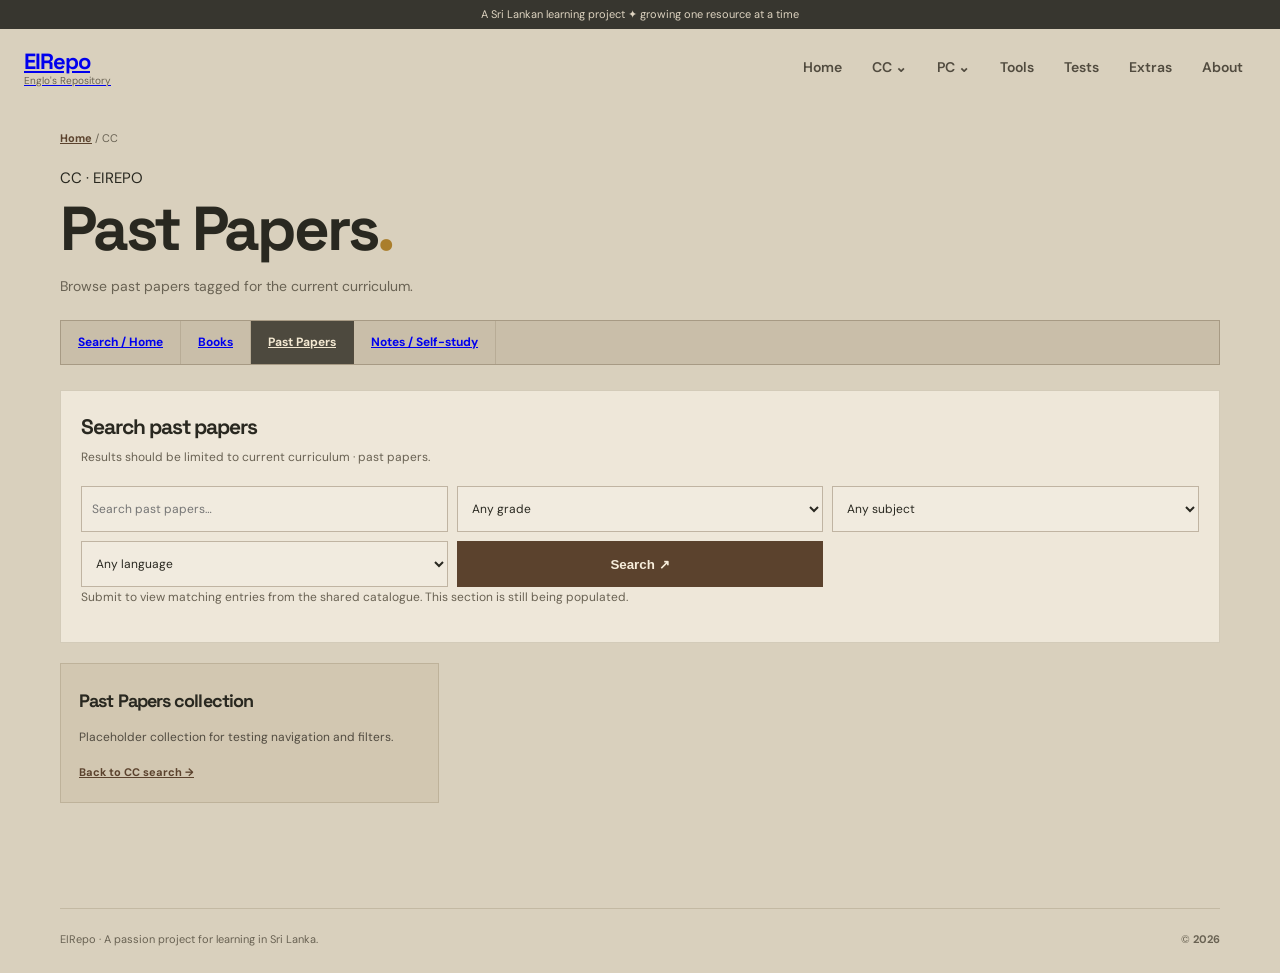
<file: pages/cc/past-papers.html>
<!doctype html><html><head><meta charset="utf-8"><meta name="viewport" content="width=device-width,initial-scale=1"><title>Past Papers — EIRepo</title><link rel="stylesheet" href="../../css/style.css"></head><body><div class="topline">A Sri Lankan learning project ✦ growing one resource at a time</div><header><a class="brand" href="/index.html"><b>EIRepo</b><small>Englo's Repository</small></a><button class="hamb" aria-expanded="false">☰</button><nav><a href="/index.html">Home</a><div class="navgroup"><button>CC ⌄</button><div class="drop"><a href="/pages/cc/index.html">CC Home & Search</a><a href="/pages/cc/books.html">Books</a><a href="/pages/cc/past-papers.html">Past Papers</a><a href="/pages/cc/notes.html">Notes</a></div></div><div class="navgroup"><button>PC ⌄</button><div class="drop"><a href="/pages/pc/index.html">PC Home & Search</a><a href="/pages/pc/books.html">Books</a><a href="/pages/pc/past-papers.html">Past Papers</a><a href="/pages/pc/notes.html">Notes</a></div></div><a href="/pages/tools.html">Tools</a><a href="/pages/tests.html">Tests</a><a href="/pages/extras.html">Extras</a><a href="/pages/about.html">About</a></nav></header><main class="shell page"><div class="crumb"><a href="/index.html">Home</a> / CC</div><label>CC · EIREPO</label><h1>Past Papers<span style="color:var(--gold)">.</span></h1><p class="intro">Browse past papers tagged for the current curriculum.</p><div class="subnav"><a class="" href="index.html">Search / Home</a><a class="" href="books.html">Books</a><a class="active" href="past-papers.html">Past Papers</a><a class="" href="notes.html">Notes / Self-study</a></div><section class="panel"><h2>Search past papers</h2><p>Results should be limited to current curriculum · past papers.</p><form class="filters" action="../search.html"><input type="hidden" name="curriculum" value="CC"><input type="hidden" name="type" value="past-paper"><input name="q" type="search" placeholder="Search past papers…"><select name="grade"><option value="">Any grade</option><option>1</option><option>2</option><option>3</option><option>4</option><option>5</option><option>6</option><option>7</option><option>8</option><option>9</option><option>10</option><option>11</option><option>12</option><option>13</option></select><select name="subject"><option value="">Any subject</option><option>Mathematics</option><option>Science</option><option>English</option></select><select name="language"><option value="">Any language</option><option>Sinhala</option><option>Tamil</option><option>English</option></select></form><p class="note">Submit to view matching entries from the shared catalogue. This section is still being populated.</p></section><div class="tiles"><article class="tile"><h3>Past Papers collection</h3><p>Placeholder collection for testing navigation and filters.</p><a href="index.html">Back to CC search →</a></article></div></main><footer class="shell">EIRepo · A passion project for learning in Sri Lanka. <span>© <b data-year></b></span></footer><script src="../../js/app.js"></script></body></html>
</file>
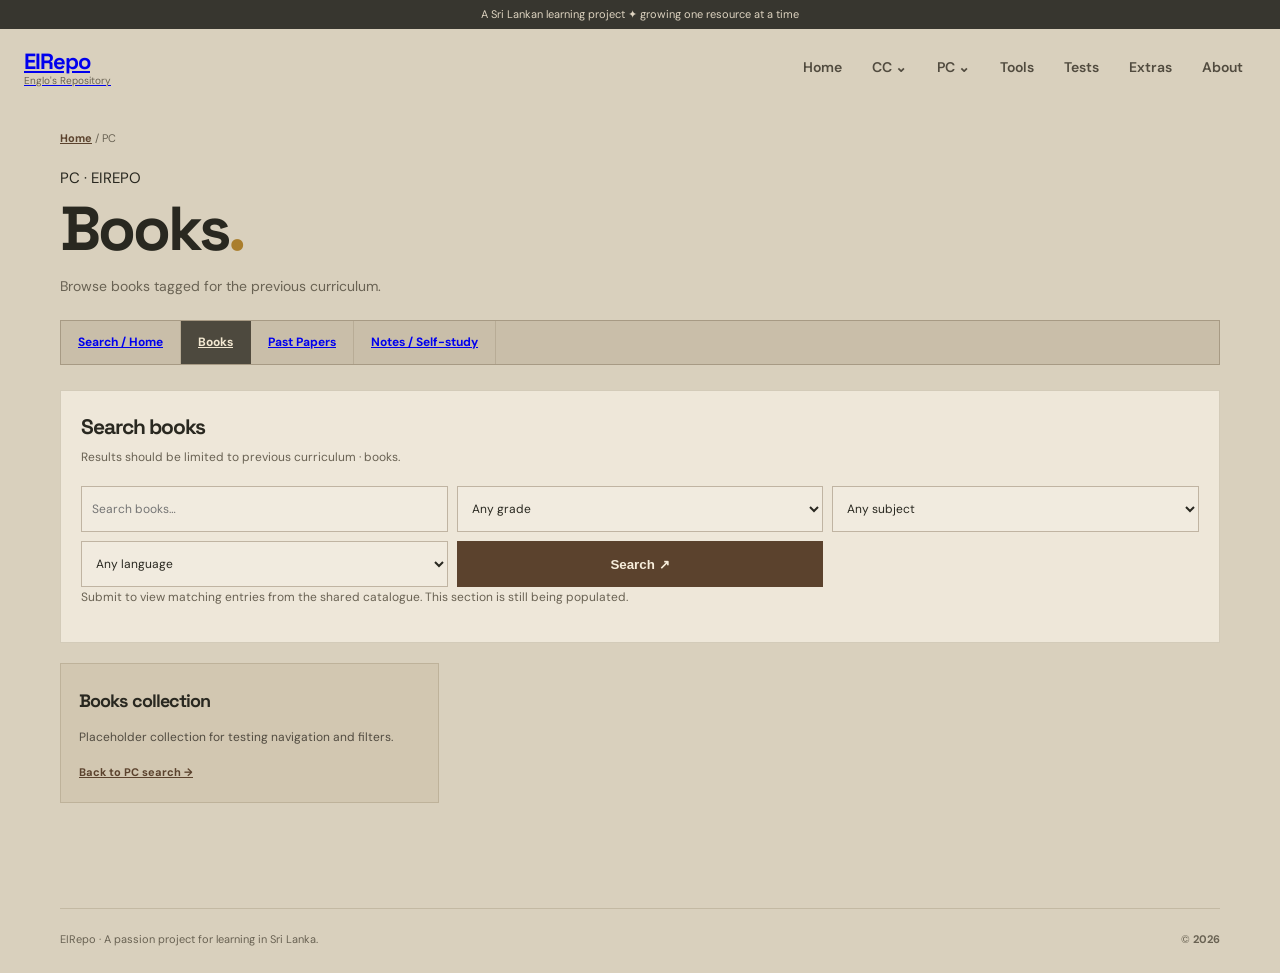
<file: pages/pc/books.html>
<!doctype html><html><head><meta charset="utf-8"><meta name="viewport" content="width=device-width,initial-scale=1"><title>Books — EIRepo</title><link rel="stylesheet" href="../../css/style.css"></head><body><div class="topline">A Sri Lankan learning project ✦ growing one resource at a time</div><header><a class="brand" href="/index.html"><b>EIRepo</b><small>Englo's Repository</small></a><button class="hamb" aria-expanded="false">☰</button><nav><a href="/index.html">Home</a><div class="navgroup"><button>CC ⌄</button><div class="drop"><a href="/pages/cc/index.html">CC Home & Search</a><a href="/pages/cc/books.html">Books</a><a href="/pages/cc/past-papers.html">Past Papers</a><a href="/pages/cc/notes.html">Notes</a></div></div><div class="navgroup"><button>PC ⌄</button><div class="drop"><a href="/pages/pc/index.html">PC Home & Search</a><a href="/pages/pc/books.html">Books</a><a href="/pages/pc/past-papers.html">Past Papers</a><a href="/pages/pc/notes.html">Notes</a></div></div><a href="/pages/tools.html">Tools</a><a href="/pages/tests.html">Tests</a><a href="/pages/extras.html">Extras</a><a href="/pages/about.html">About</a></nav></header><main class="shell page"><div class="crumb"><a href="/index.html">Home</a> / PC</div><label>PC · EIREPO</label><h1>Books<span style="color:var(--gold)">.</span></h1><p class="intro">Browse books tagged for the previous curriculum.</p><div class="subnav"><a class="" href="index.html">Search / Home</a><a class="active" href="books.html">Books</a><a class="" href="past-papers.html">Past Papers</a><a class="" href="notes.html">Notes / Self-study</a></div><section class="panel"><h2>Search books</h2><p>Results should be limited to previous curriculum · books.</p><form class="filters" action="../search.html"><input type="hidden" name="curriculum" value="PC"><input type="hidden" name="type" value="book"><input name="q" type="search" placeholder="Search books…"><select name="grade"><option value="">Any grade</option><option>1</option><option>2</option><option>3</option><option>4</option><option>5</option><option>6</option><option>7</option><option>8</option><option>9</option><option>10</option><option>11</option><option>12</option><option>13</option></select><select name="subject"><option value="">Any subject</option><option>Mathematics</option><option>Science</option><option>English</option></select><select name="language"><option value="">Any language</option><option>Sinhala</option><option>Tamil</option><option>English</option></select></form><p class="note">Submit to view matching entries from the shared catalogue. This section is still being populated.</p></section><div class="tiles"><article class="tile"><h3>Books collection</h3><p>Placeholder collection for testing navigation and filters.</p><a href="index.html">Back to PC search →</a></article></div></main><footer class="shell">EIRepo · A passion project for learning in Sri Lanka. <span>© <b data-year></b></span></footer><script src="../../js/app.js"></script></body></html>
</file>
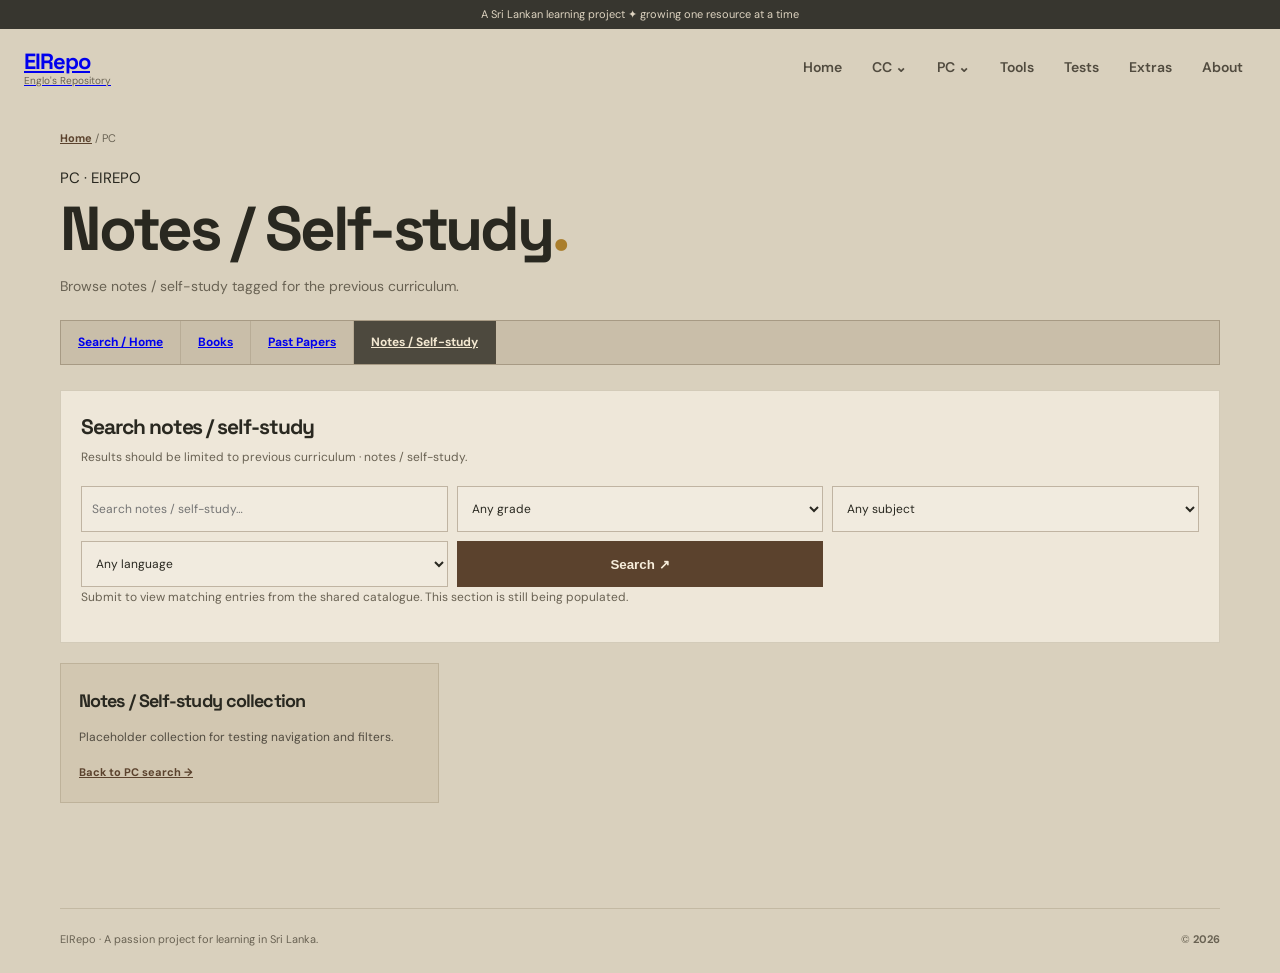
<file: pages/pc/notes.html>
<!doctype html><html><head><meta charset="utf-8"><meta name="viewport" content="width=device-width,initial-scale=1"><title>Notes / Self-study — EIRepo</title><link rel="stylesheet" href="../../css/style.css"></head><body><div class="topline">A Sri Lankan learning project ✦ growing one resource at a time</div><header><a class="brand" href="/index.html"><b>EIRepo</b><small>Englo's Repository</small></a><button class="hamb" aria-expanded="false">☰</button><nav><a href="/index.html">Home</a><div class="navgroup"><button>CC ⌄</button><div class="drop"><a href="/pages/cc/index.html">CC Home & Search</a><a href="/pages/cc/books.html">Books</a><a href="/pages/cc/past-papers.html">Past Papers</a><a href="/pages/cc/notes.html">Notes</a></div></div><div class="navgroup"><button>PC ⌄</button><div class="drop"><a href="/pages/pc/index.html">PC Home & Search</a><a href="/pages/pc/books.html">Books</a><a href="/pages/pc/past-papers.html">Past Papers</a><a href="/pages/pc/notes.html">Notes</a></div></div><a href="/pages/tools.html">Tools</a><a href="/pages/tests.html">Tests</a><a href="/pages/extras.html">Extras</a><a href="/pages/about.html">About</a></nav></header><main class="shell page"><div class="crumb"><a href="/index.html">Home</a> / PC</div><label>PC · EIREPO</label><h1>Notes / Self-study<span style="color:var(--gold)">.</span></h1><p class="intro">Browse notes / self-study tagged for the previous curriculum.</p><div class="subnav"><a class="" href="index.html">Search / Home</a><a class="" href="books.html">Books</a><a class="" href="past-papers.html">Past Papers</a><a class="active" href="notes.html">Notes / Self-study</a></div><section class="panel"><h2>Search notes / self-study</h2><p>Results should be limited to previous curriculum · notes / self-study.</p><form class="filters" action="../search.html"><input type="hidden" name="curriculum" value="PC"><input type="hidden" name="type" value="notes"><input name="q" type="search" placeholder="Search notes / self-study…"><select name="grade"><option value="">Any grade</option><option>1</option><option>2</option><option>3</option><option>4</option><option>5</option><option>6</option><option>7</option><option>8</option><option>9</option><option>10</option><option>11</option><option>12</option><option>13</option></select><select name="subject"><option value="">Any subject</option><option>Mathematics</option><option>Science</option><option>English</option></select><select name="language"><option value="">Any language</option><option>Sinhala</option><option>Tamil</option><option>English</option></select></form><p class="note">Submit to view matching entries from the shared catalogue. This section is still being populated.</p></section><div class="tiles"><article class="tile"><h3>Notes / Self-study collection</h3><p>Placeholder collection for testing navigation and filters.</p><a href="index.html">Back to PC search →</a></article></div></main><footer class="shell">EIRepo · A passion project for learning in Sri Lanka. <span>© <b data-year></b></span></footer><script src="../../js/app.js"></script></body></html>
</file>
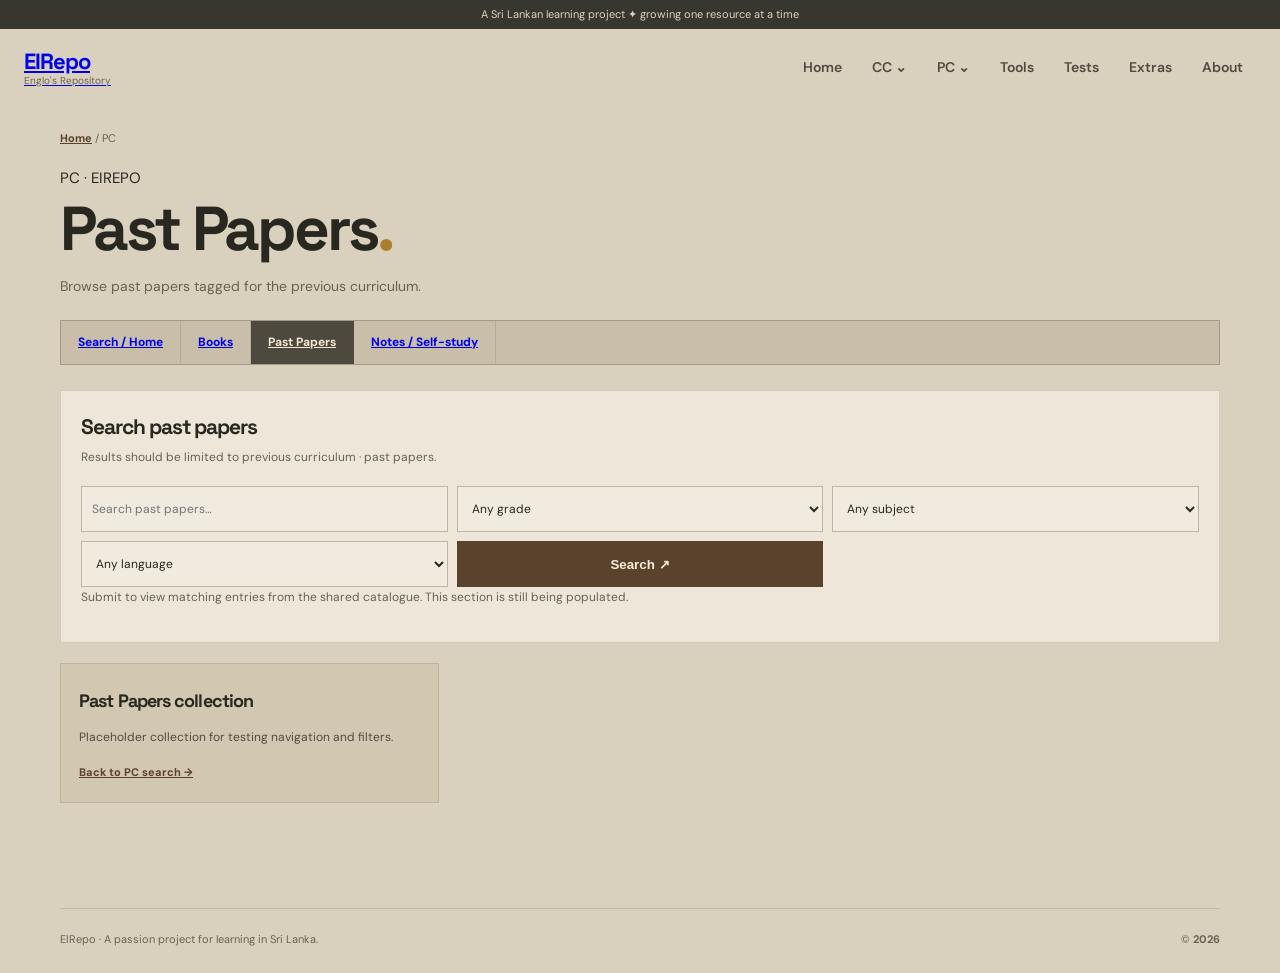
<file: pages/pc/past-papers.html>
<!doctype html><html><head><meta charset="utf-8"><meta name="viewport" content="width=device-width,initial-scale=1"><title>Past Papers — EIRepo</title><link rel="stylesheet" href="../../css/style.css"></head><body><div class="topline">A Sri Lankan learning project ✦ growing one resource at a time</div><header><a class="brand" href="/index.html"><b>EIRepo</b><small>Englo's Repository</small></a><button class="hamb" aria-expanded="false">☰</button><nav><a href="/index.html">Home</a><div class="navgroup"><button>CC ⌄</button><div class="drop"><a href="/pages/cc/index.html">CC Home & Search</a><a href="/pages/cc/books.html">Books</a><a href="/pages/cc/past-papers.html">Past Papers</a><a href="/pages/cc/notes.html">Notes</a></div></div><div class="navgroup"><button>PC ⌄</button><div class="drop"><a href="/pages/pc/index.html">PC Home & Search</a><a href="/pages/pc/books.html">Books</a><a href="/pages/pc/past-papers.html">Past Papers</a><a href="/pages/pc/notes.html">Notes</a></div></div><a href="/pages/tools.html">Tools</a><a href="/pages/tests.html">Tests</a><a href="/pages/extras.html">Extras</a><a href="/pages/about.html">About</a></nav></header><main class="shell page"><div class="crumb"><a href="/index.html">Home</a> / PC</div><label>PC · EIREPO</label><h1>Past Papers<span style="color:var(--gold)">.</span></h1><p class="intro">Browse past papers tagged for the previous curriculum.</p><div class="subnav"><a class="" href="index.html">Search / Home</a><a class="" href="books.html">Books</a><a class="active" href="past-papers.html">Past Papers</a><a class="" href="notes.html">Notes / Self-study</a></div><section class="panel"><h2>Search past papers</h2><p>Results should be limited to previous curriculum · past papers.</p><form class="filters" action="../search.html"><input type="hidden" name="curriculum" value="PC"><input type="hidden" name="type" value="past-paper"><input name="q" type="search" placeholder="Search past papers…"><select name="grade"><option value="">Any grade</option><option>1</option><option>2</option><option>3</option><option>4</option><option>5</option><option>6</option><option>7</option><option>8</option><option>9</option><option>10</option><option>11</option><option>12</option><option>13</option></select><select name="subject"><option value="">Any subject</option><option>Mathematics</option><option>Science</option><option>English</option></select><select name="language"><option value="">Any language</option><option>Sinhala</option><option>Tamil</option><option>English</option></select></form><p class="note">Submit to view matching entries from the shared catalogue. This section is still being populated.</p></section><div class="tiles"><article class="tile"><h3>Past Papers collection</h3><p>Placeholder collection for testing navigation and filters.</p><a href="index.html">Back to PC search →</a></article></div></main><footer class="shell">EIRepo · A passion project for learning in Sri Lanka. <span>© <b data-year></b></span></footer><script src="../../js/app.js"></script></body></html>
</file>
<file: css/style.css>
@import url('https://fonts.googleapis.com/css2?family=DM+Sans:wght@400;500;600;700&family=Space+Grotesk:wght@500;600;700&display=swap');:root{--bg:#d9d0bd;--paper:#e8e0d0;--surface:#eee7d9;--ink:#292820;--muted:#696253;--line:#7b6b503b;--gold:#aa7e2c;--brown:#5b422d;--olive:#707453}*{box-sizing:border-box}body{margin:0;background:var(--bg);color:var(--ink);font:15px/1.55 'DM Sans',sans-serif}.shell{width:min(1160px,calc(100% - 48px));margin:auto}.topline{background:#37362f;color:#ddd3c0;text-align:center;padding:6px;font-size:11px}header{width:min(1240px,calc(100% - 48px));margin:auto;min-height:76px;display:flex;align-items:center;justify-content:space-between;gap:20px;position:relative;z-index:3}.brand{display:flex;flex-direction:column;line-height:1.2}.brand b{font:700 22px 'Space Grotesk';letter-spacing:-1px}.brand small{color:var(--muted);font-size:10px}nav{display:flex;align-items:center;gap:4px}nav>a,nav button{font:600 14px 'DM Sans';color:#514b3f;padding:10px 13px;border:0;background:transparent;text-decoration:none;white-space:nowrap;cursor:pointer}nav>a:hover,nav button:hover,nav .active{background:#b9ad98}.navgroup{position:relative}.drop{display:none;position:absolute;top:100%;left:0;background:var(--surface);min-width:205px;padding:6px;border:1px solid var(--line);box-shadow:0 12px 28px #342a1a1a}.navgroup.open .drop{display:block}.drop a{display:block;padding:10px;font-size:13px}.drop a:hover{background:#d6c9b2}.hamb{display:none}.hero{display:grid;grid-template-columns:1fr 1fr;align-items:center;gap:40px;padding-top:38px;padding-bottom:50px;min-height:450px}.hero label,.search label,.browse>label{font-size:10px;letter-spacing:.14em;font-weight:800;color:var(--brown)}h1,h2,h3{font-family:'Space Grotesk',sans-serif;letter-spacing:-.05em}h1{font-size:clamp(48px,5.5vw,75px);line-height:.99;margin:18px 0}h1 em{font-style:normal;color:var(--brown)}h1 sup{font-size:.4em;color:var(--gold)}p{color:#514b40;line-height:1.75}.muted{color:var(--muted);font-size:13px}.actions{display:flex;gap:9px;flex-wrap:wrap}.btn{display:inline-block;padding:13px 15px;border:1px solid #725b3e66;background:#d4c8b3;color:var(--brown);font-weight:700;font-size:12px}.primary{background:var(--brown);color:#f5ecd9}.owl{min-height:350px;display:grid;place-items:center;position:relative;isolation:isolate}.disc{position:absolute;width:300px;aspect-ratio:1;background:#b8a77f;border-radius:50%;z-index:-1}.owl video,.owl img{width:min(350px,80%);height:350px;object-fit:contain;grid-area:1/1;filter:drop-shadow(0 15px 12px #38291820)}.owl .fallback{display:none}.owl.failed .fallback{display:block}.owl.failed video{display:none}.sticker{position:absolute;top:30px;right:5%;background:var(--surface);padding:10px 13px;font-size:11px;font-weight:800;transform:rotate(5deg);border:1px solid var(--line)}.search{background:var(--surface);border:1px solid var(--line);padding:25px 28px;display:grid;grid-template-columns:.8fr 1.2fr;gap:20px;align-items:center}.search h2{font-size:25px;margin:5px 0}.search p{font-size:12px;margin:0;color:var(--muted)}form{display:flex;gap:7px;min-width:0}input,select{min-width:0;width:100%;padding:13px 10px;background:#f1ebdf;border:1px solid #75634766;font:12px 'DM Sans';color:var(--ink)}form button{background:var(--brown);color:#f7eddb;border:0;padding:0 15px;font-weight:700;white-space:nowrap;cursor:pointer}.browse{padding-top:65px;padding-bottom:55px}.browse h2{font-size:34px;margin:5px 0 20px}.browse h2 span{color:var(--gold)}.cards{display:grid;grid-template-columns:repeat(4,1fr);gap:12px}.cards>a{display:flex;flex-direction:column;align-items:flex-start;min-height:220px;padding:18px;background:#c5c4a8;border:1px solid var(--line);color:var(--brown);font-size:12px;font-weight:700}.cards>a:nth-child(2){background:#d1bca0}.cards>a:nth-child(3){background:#c4c7b0}.cards>a:nth-child(4){background:#d7c8a5}.cards label{font-size:9px;letter-spacing:.1em}.cards h3{font-size:20px;line-height:1.2;margin:18px 0 4px;color:var(--ink)}.cards p{font-size:12px;margin:0 0 14px;color:#514b3e;font-weight:400}.cards>a:hover{filter:brightness(.97);transform:translateY(-3px)}footer{border-top:1px solid var(--line);padding:22px 0 25px;font-size:11px;color:var(--muted);display:flex;justify-content:space-between}.page{padding-top:25px;padding-bottom:55px}.crumb{font-size:11px;color:var(--muted);margin-bottom:20px}.crumb a{color:var(--brown);font-weight:700}.page h1{font-size:clamp(40px,5vw,62px);margin:8px 0 12px}.intro{max-width:720px;font-size:14px;color:var(--muted)}.subnav{display:flex;border:1px solid #65533a55;background:#c9bea9;margin:22px 0 25px;overflow-x:auto}.subnav a{padding:12px 17px;font-size:12px;font-weight:700;white-space:nowrap;border-right:1px solid #65533a2b}.subnav a:hover,.subnav a.active{background:#4d493e;color:#f3e8d1}.panel{background:var(--surface);border:1px solid var(--line);padding:20px;margin:20px 0}.panel h2{font-size:21px;margin:0 0 4px}.panel p{font-size:12px;color:var(--muted);margin:0 0 14px}.filters{display:grid;grid-template-columns:1fr repeat(3,minmax(100px,.45fr));gap:8px}.tiles{display:grid;grid-template-columns:repeat(3,1fr);gap:12px;margin:20px 0 50px}.tile{padding:18px;background:#d2c7b1;border:1px solid var(--line);min-height:140px}.tile:nth-child(2n){background:#d8cbb3}.tile h3{margin:5px 0;font-size:18px}.tile p{font-size:12px}.tile a{font-size:11px;font-weight:700;color:var(--brown)}.note{font-size:11px;color:var(--muted)}.tablewrap{overflow-x:auto}.table{width:100%;border-collapse:collapse;background:var(--surface);font-size:12px}.table th,.table td{text-align:left;padding:12px;border-bottom:1px solid var(--line)}.table th{background:#c9bea9;font-size:10px;text-transform:uppercase}.hamb{color:var(--ink)}@media(max-width:1000px){nav>a,nav button{padding:9px 7px;font-size:12px}.cards{grid-template-columns:repeat(2,1fr)}}@media(max-width:760px){.shell,header{width:calc(100% - 30px)}header{min-height:65px}.hamb{display:block;border:1px solid var(--line);background:var(--surface);padding:9px 12px}nav{display:none;position:absolute;top:60px;left:0;right:0;background:var(--surface);border:1px solid var(--line);padding:8px;align-items:stretch;flex-direction:column}nav.open{display:flex}nav>a,nav button{width:100%;text-align:left;font-size:14px}.drop{position:static;box-shadow:none;border:0;background:#ddd2be}.hero{grid-template-columns:1fr;padding-top:10px;gap:0}.owl{grid-row:1;min-height:250px}.owl video,.owl img{height:245px;width:70%}.disc{width:215px}h1{font-size:clamp(44px,12vw,62px)}.search{grid-template-columns:1fr;padding:20px 15px;gap:13px}.search h2{font-size:23px}.browse{padding-top:45px}.browse h2{font-size:29px}.cards{gap:8px}.cards>a{padding:14px;min-height:220px}.cards h3{font-size:18px}.filters{grid-template-columns:1fr 1fr}.filters input{grid-column:1/-1}.tiles{grid-template-columns:1fr 1fr}.subnav a{padding:11px 13px}footer{gap:10px;flex-wrap:wrap}}@media(max-width:390px){.cards,.tiles{grid-template-columns:1fr}.actions{display:grid;grid-template-columns:1fr}.filters{grid-template-columns:1fr}.filters input{grid-column:auto}}
/* Keyboard visibility and touch-friendly controls */
:where(a,button,input,select,textarea,[tabindex]):focus-visible{outline:3px solid var(--gold);outline-offset:3px}
button,select{cursor:pointer}
button:disabled{cursor:not-allowed;opacity:.6}
@media(max-width:760px){.filters button,.search form button{min-height:44px}.filters select,.filters input{min-height:44px}}
@media(prefers-reduced-motion:reduce){*,*::before,*::after{scroll-behavior:auto!important;animation-duration:.01ms!important;animation-iteration-count:1!important;transition-duration:.01ms!important}}

/* Phase 2: catalogue search and result cards */
.page .filters{display:grid;grid-template-columns:repeat(3,minmax(0,1fr));gap:9px;margin-top:18px}
.page .filters input,.page .filters select{width:100%;min-height:44px}
.page .filters button{min-height:44px;padding:10px 18px}
.catalogue-section{margin-top:32px}
.results-heading{display:flex;align-items:baseline;justify-content:space-between;gap:16px;margin-bottom:14px}
.results-heading h2{font-size:26px;margin:0}
.results-heading .muted{font-size:12px}
.resource-grid{display:grid;grid-template-columns:repeat(2,minmax(0,1fr));gap:14px}
.resource-card{min-width:0;padding:20px;background:var(--surface);border:1px solid var(--line);display:flex;flex-direction:column;align-items:flex-start}
.resource-meta{display:flex;flex-wrap:wrap;gap:6px;margin-bottom:10px}
.resource-pill{display:inline-block;padding:4px 8px;background:#d5c5a8;color:var(--brown);font-size:10px;font-weight:800}
.muted-pill{background:#d9d7c6;color:#514b3f}
.resource-title{font-size:21px;line-height:1.25;margin:0 0 8px;overflow-wrap:anywhere}
.resource-details{font-size:12px;margin:0 0 8px;color:var(--muted)}
.resource-description{font-size:13px;margin:0 0 10px}
.resource-demo-note{font-size:11px;margin:0 0 10px;color:var(--brown);font-weight:700}
.resource-actions{display:flex;flex-wrap:wrap;gap:12px;align-items:center;margin-top:auto;padding-top:12px;font-size:12px}
.resource-link{display:inline-block;background:var(--brown);color:#f7eddb;padding:10px 12px;font-weight:700;text-decoration:none}
.resource-source{color:var(--brown);font-weight:700}
.resource-unavailable{color:var(--muted);font-size:11px}
.empty-results{grid-column:1/-1;padding:24px;background:var(--surface);border:1px dashed var(--line)}
.empty-results h3{font-size:20px;margin:0 0 5px}
.empty-results p{margin:0}
#search-status{margin-top:12px}
@media(max-width:760px){.page .filters{grid-template-columns:repeat(2,minmax(0,1fr))}.resource-grid{grid-template-columns:1fr}.resource-card{padding:17px}}
@media(max-width:390px){.page .filters{grid-template-columns:1fr}.results-heading{align-items:flex-start;flex-direction:column;gap:3px}}
</file>
